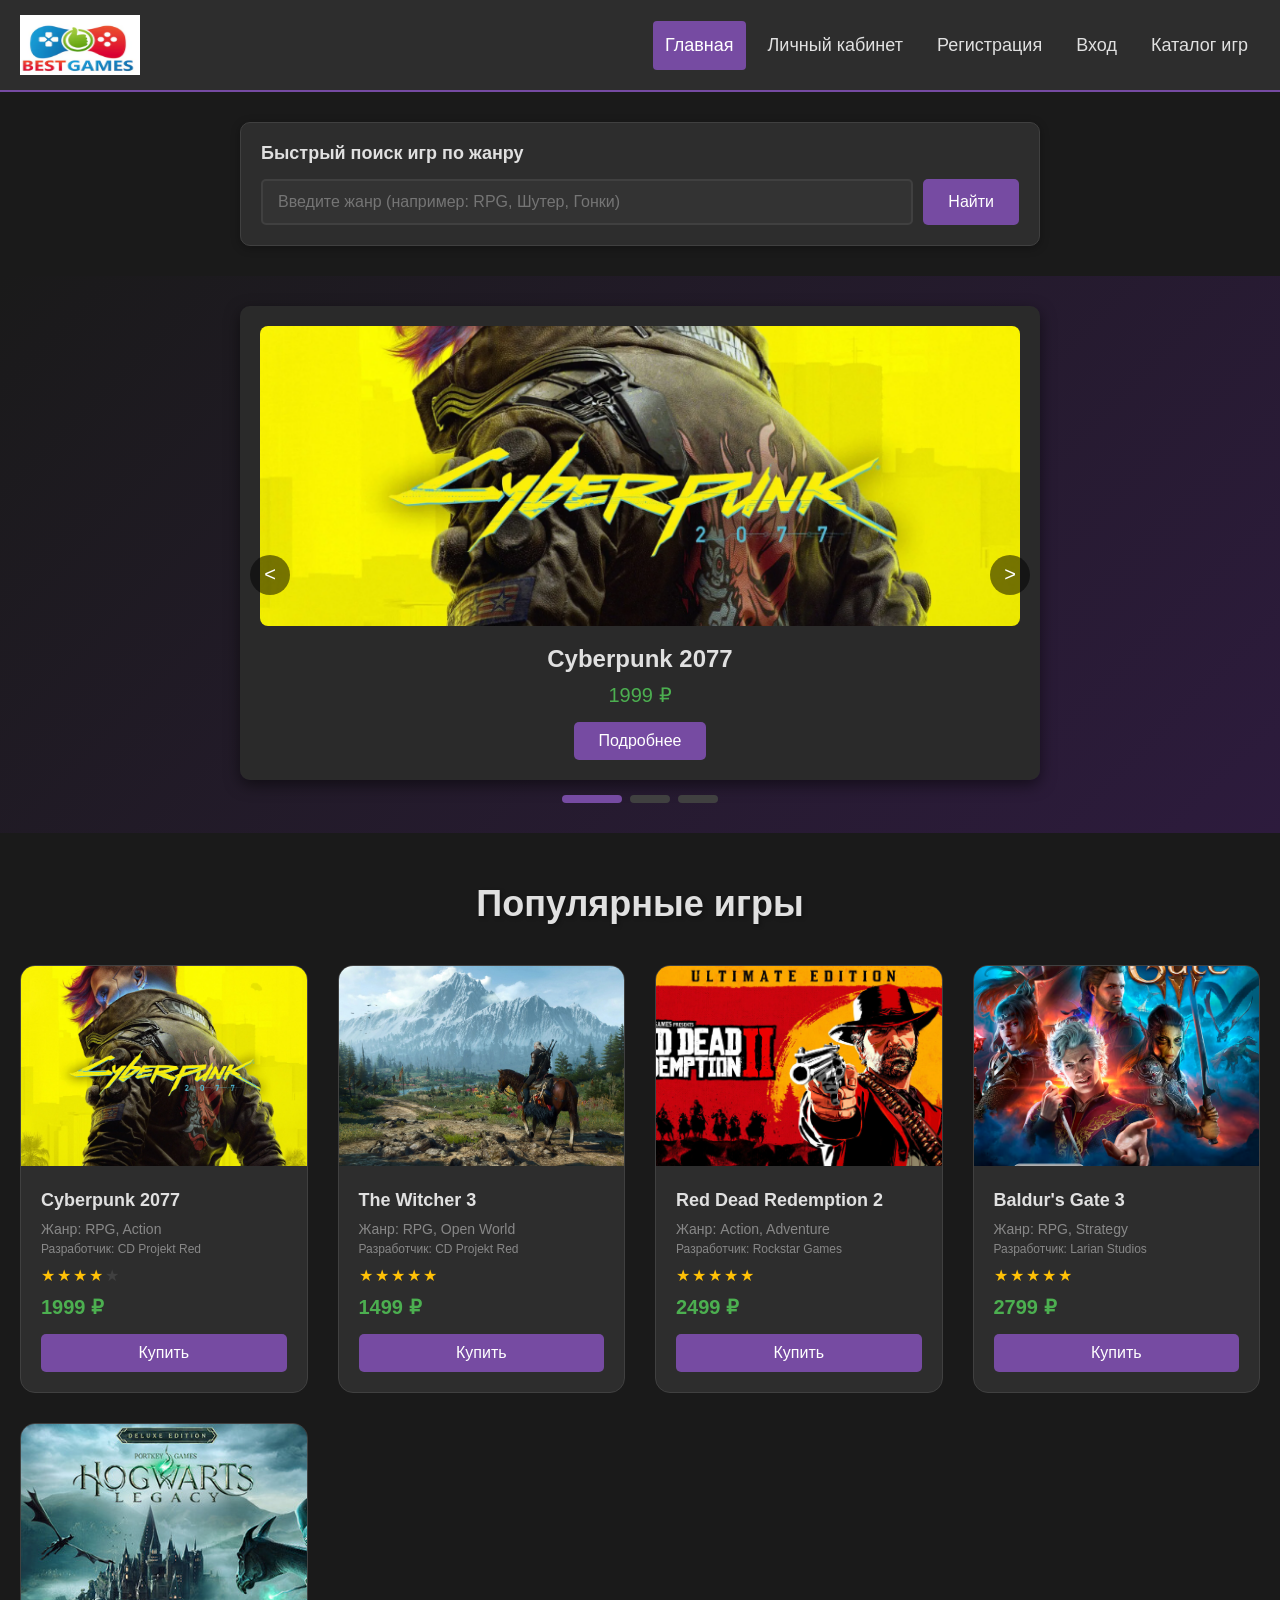
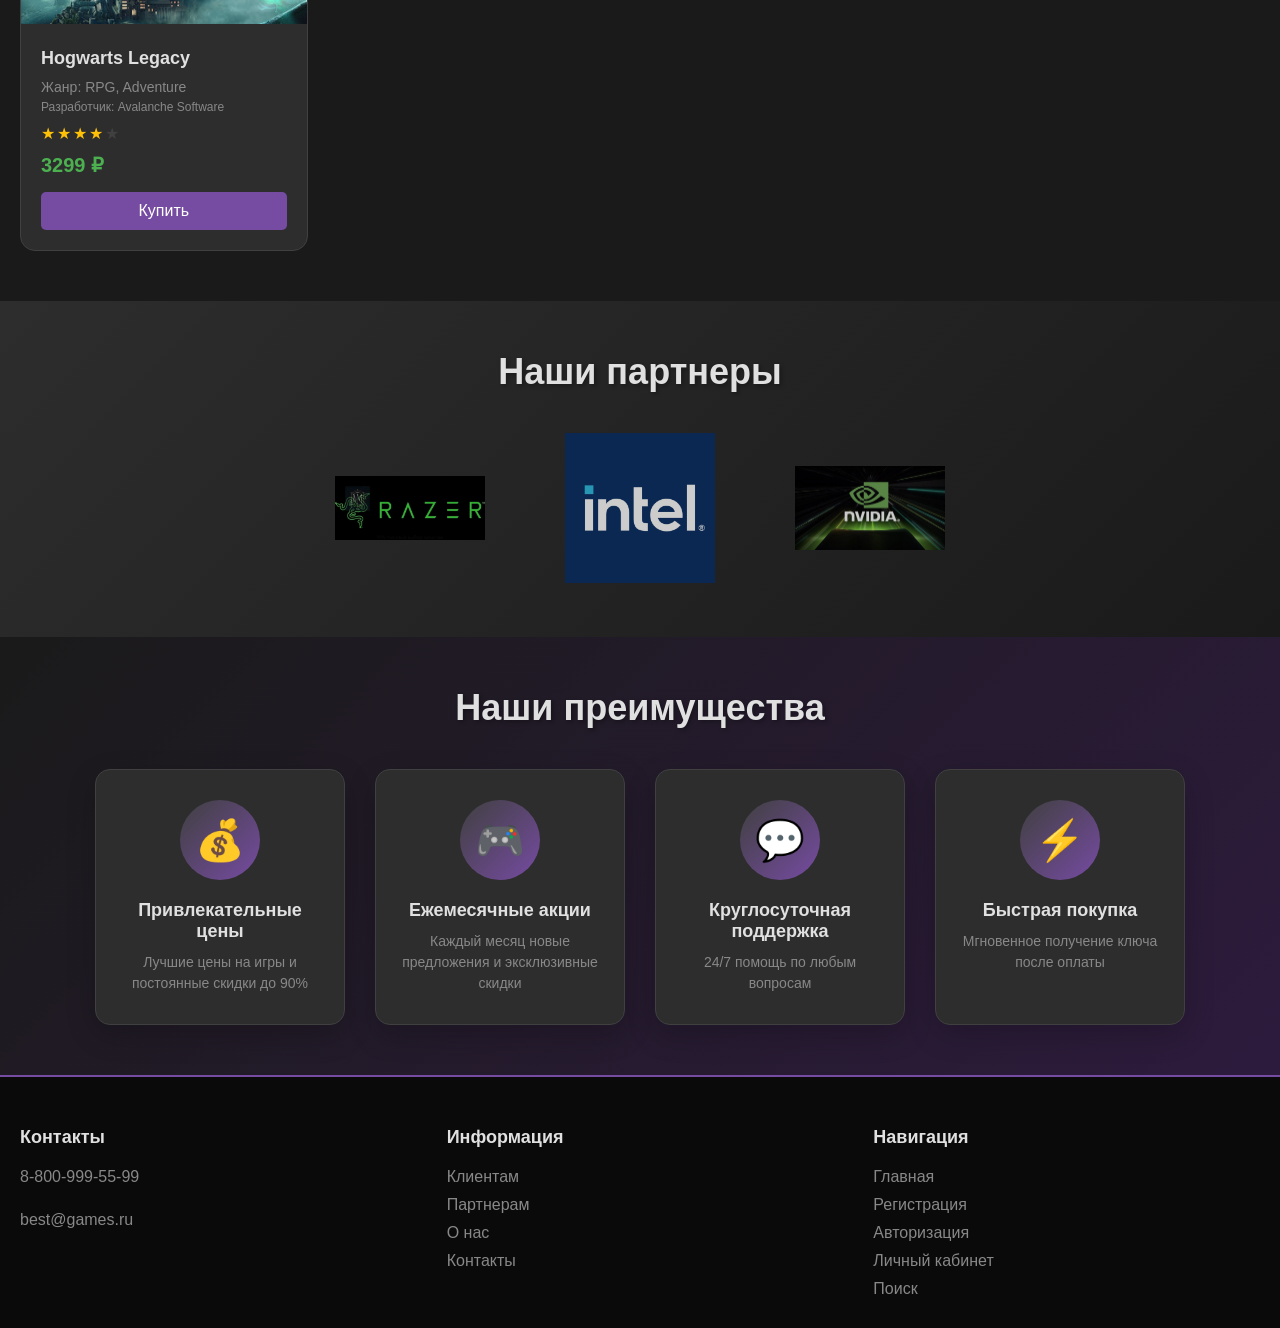
<file: index.html>
<!DOCTYPE html>
<html lang="ru">
<head>
    <meta charset="UTF-8">
    <meta name="viewport" content="width=device-width, initial-scale=1.0">
    <title>Best Games - Магазин игр</title>
    <link rel="stylesheet" href="style/styles.css"> 
</head>
<body>
<header>
    <div class="header">
        <a href="index.html" class="logo">
            <img src="foto/logo.png" width="120px" height="60px" alt="Best Games">
        </a>
        
        <!-- Бургер-меню для мобильных -->
        <div class="burger-menu">
            <input type="checkbox" id="burger-toggle" class="burger-toggle">
            <label for="burger-toggle" class="burger-icon">
                <span></span>
                <span></span>
                <span></span>
            </label>
            
            <!-- Выпадающее меню -->
            <div class="dropdown-nav">
                <a class="active" href="index_light.html">Главная</a>
                <a href="profile.html">Личный кабинет</a>
                <a href="register.html">Регистрация</a>
                <a href="login.html">Вход</a>
                <a href="catalog.html">Каталог игр</a>
            </div>
        </div>

        <!-- Десктопная навигация -->
        <div class="header-right" id="search">
            <a class="active" href="index_light.html">Главная</a>
            <a href="profile.html">Личный кабинет</a>
            <a href="register.html">Регистрация</a>
            <a href="login.html">Вход</a>
            <a href="catalog.html">Каталог игр</a>
        </div>
    </div>
</header>

    <!-- Быстрый поиск по жанрам -->
    <div class="search-section" id="search">
        <div class="search-container">
            <h3>Быстрый поиск игр по жанру</h3>
            <div class="search-box">
                <input type="text" id="genreSearch" placeholder="Введите жанр (например: RPG, Шутер, Гонки)" autocomplete="off">
                <button id="searchBtn">Найти</button>
            </div>
            <div id="suggestions" class="suggestions"></div>
        </div>
    </div>

    <!-- Слайдер -->
    <section class="slid">
        <div class="slider-container">
            <div class="slider" id="slider">
                <div class="slide">
                    <img src="foto/Cyberpunk.png">
                    <h3>Cyberpunk 2077</h3>
                    <div class="price">1999 ₽</div>
                    <a href="/catalog.html" class="btn">Подробнее</a>
                </div>

                <div class="slide">
                    <img src="foto/witcher.jpg">
                    <h3>The Witcher 3</h3>
                    <div class="price">1499 ₽</div>
                    <a href="#" class="btn">Подробнее</a>
                </div>

                <div class="slide">
                    <img src="foto/rdr.jpg">
                    <h3>Red Dead Redemption 2</h3>
                    <div class="price">2499 ₽</div>
                    <a href="#" class="btn">Подробнее</a>
                </div>
            </div>

            <div class="nav-buttons">
                <button id="prevBtn"><</button>
                <button id="nextBtn">></button>
            </div>

            <div class="indicators" id="indicators">
                <div class="indicator active" data-index="0"></div>
                <div class="indicator" data-index="1"></div>
                <div class="indicator" data-index="2"></div>
            </div>
        </div>
    </section>

    <!-- Популярные игры -->
    <section class="games-section">
        <h2 class="section-title">Популярные игры</h2>
        <div class="games-container">
            <!-- Карточка 1 -->
            <div class="game-card">
                <img src="foto/Cyberpunk.png" width="250px" height="200px">
                <div class="game-info">
                    <div class="game-title">Cyberpunk 2077</div>
                    <div class="game-genre">Жанр: RPG, Action</div>
                    <div class="game-developer">Разработчик: CD Projekt Red</div>
                    <div class="rating">
                        <span class="star">★</span>
                        <span class="star">★</span>
                        <span class="star">★</span>
                        <span class="star">★</span>
                        <span class="star star-empty">★</span>
                    </div>
                    <div class="game-price">1999 ₽</div>
                    <a href="/catalog.html" class="game-button">Купить</a>
                </div>
            </div>

            <!-- Карточка 2 -->
            <div class="game-card">
                <img src="foto/witcher.jpg"  width="250px" height="200px">
                <div class="game-info">
                    <div class="game-title">The Witcher 3</div>
                    <div class="game-genre">Жанр: RPG, Open World</div>
                    <div class="game-developer">Разработчик: CD Projekt Red</div>
                    <div class="rating">
                        <span class="star">★</span>
                        <span class="star">★</span>
                        <span class="star">★</span>
                        <span class="star">★</span>
                        <span class="star">★</span>
                    </div>
                    <div class="game-price">1499 ₽</div>
                    <a href="/catalog.html" class="game-button">Купить</a>
                </div>
            </div>

            <!-- Карточка 3 -->
            <div class="game-card">
                <img src="foto/rdr.jpg" width="250px" height="200px">
                <div class="game-info">
                    <div class="game-title">Red Dead Redemption 2</div>
                    <div class="game-genre">Жанр: Action, Adventure</div>
                    <div class="game-developer">Разработчик: Rockstar Games</div>
                    <div class="rating">
                        <span class="star">★</span>
                        <span class="star">★</span>
                        <span class="star">★</span>
                        <span class="star">★</span>
                        <span class="star">★</span>
                    </div>
                    <div class="game-price">2499 ₽</div>
                    <a href="/catalog.html" class="game-button">Купить</a>
                </div>
            </div>

            <!-- Карточка 4 -->
            <div class="game-card">
                <img src="foto/baldur.png" width="250px" height="200px">
                <div class="game-info">
                    <div class="game-title">Baldur's Gate 3</div>
                    <div class="game-genre">Жанр: RPG, Strategy</div>
                    <div class="game-developer">Разработчик: Larian Studios</div>
                    <div class="rating">
                        <span class="star">★</span>
                        <span class="star">★</span>
                        <span class="star">★</span>
                        <span class="star">★</span>
                        <span class="star">★</span>
                    </div>
                    <div class="game-price">2799 ₽</div>
                    <a href="/catalog.html" class="game-button">Купить</a>
                </div>
            </div>

            <!-- Карточка 5 -->
            <div class="game-card">
                <img src="foto/hogwarts.jpg" width="250px" height="200px">
                <div class="game-info">
                    <div class="game-title">Hogwarts Legacy</div>
                    <div class="game-genre">Жанр: RPG, Adventure</div>
                    <div class="game-developer">Разработчик: Avalanche Software</div>
                    <div class="rating">
                        <span class="star">★</span>
                        <span class="star">★</span>
                        <span class="star">★</span>
                        <span class="star">★</span>
                        <span class="star star-empty">★</span>
                    </div>
                    <div class="game-price">3299 ₽</div>
                    <a href="/catalog.html" class="game-button">Купить</a>
                </div>
            </div>
        </div>
    </section>

    <!-- Наши партнеры -->
    <section class="partners-section">
        <h2 class="section-title">Наши партнеры</h2>
        <div class="partners-container">
            <div class="partner-logo">
                <img src="foto/razer.jpg" width="150" height="80">            
            </div>
            <div class="partner-logo">
                <img src="foto/intel.jpg" width="150" height="80">            
            </div>
            <div class="partner-logo">
                <img src="foto/nvidia.jpg" width="150" height="80">
            </div>
        </div>
    </section>

    <!-- Инфографика-->
    <div class="advantages-section">
        <h2 class="advantages-title">Наши преимущества</h2>
        <div class="advantages-container">
            <div class="advantage-item">
                <div class="advantage-icon">💰</div>
                <h3>Привлекательные цены</h3>
                <p>Лучшие цены на игры и постоянные скидки до 90%</p>
            </div>

            <div class="advantage-item">
                <div class="advantage-icon">🎮</div>
                <h3>Ежемесячные акции</h3>
                <p>Каждый месяц новые предложения и эксклюзивные скидки</p>
            </div>

            <div class="advantage-item">
                <div class="advantage-icon">💬</div>
                <h3>Круглосуточная поддержка</h3>
                <p>24/7 помощь по любым вопросам</p>
            </div>

            <div class="advantage-item">
                <div class="advantage-icon">⚡</div>
                <h3>Быстрая покупка</h3>
                <p>Мгновенное получение ключа после оплаты</p>
            </div>
        </div>
    </div>

    <!-- Подвал -->
    <footer class="footer">
        <div class="footer-content">
            <div class="footer-section">
                <h3>Контакты</h3>
                <div class="contact-info">
                    <p>8-800-999-55-99</p>
                </div>
                <div class="contact-info">
                    <p>best@games.ru</p>
                </div>
            </div>

            <div class="footer-section">
                <h3>Информация</h3>
                <a href="#clients">Клиентам</a>
                <a href="#partners">Партнерам</a>
                <a href="#about">О нас</a>
                <a href="#contacts">Контакты</a>
            </div>

            <div class="footer-section">
                <h3>Навигация</h3>
                <a href="index.html">Главная</a>
                <a href="register.html">Регистрация</a>
                <a href="login.html">Авторизация</a>
                <a href="profile.html">Личный кабинет</a>
                <a href="#search">Поиск</a>
            </div>
        </div>
    </footer>

</body>
</html>
</file>
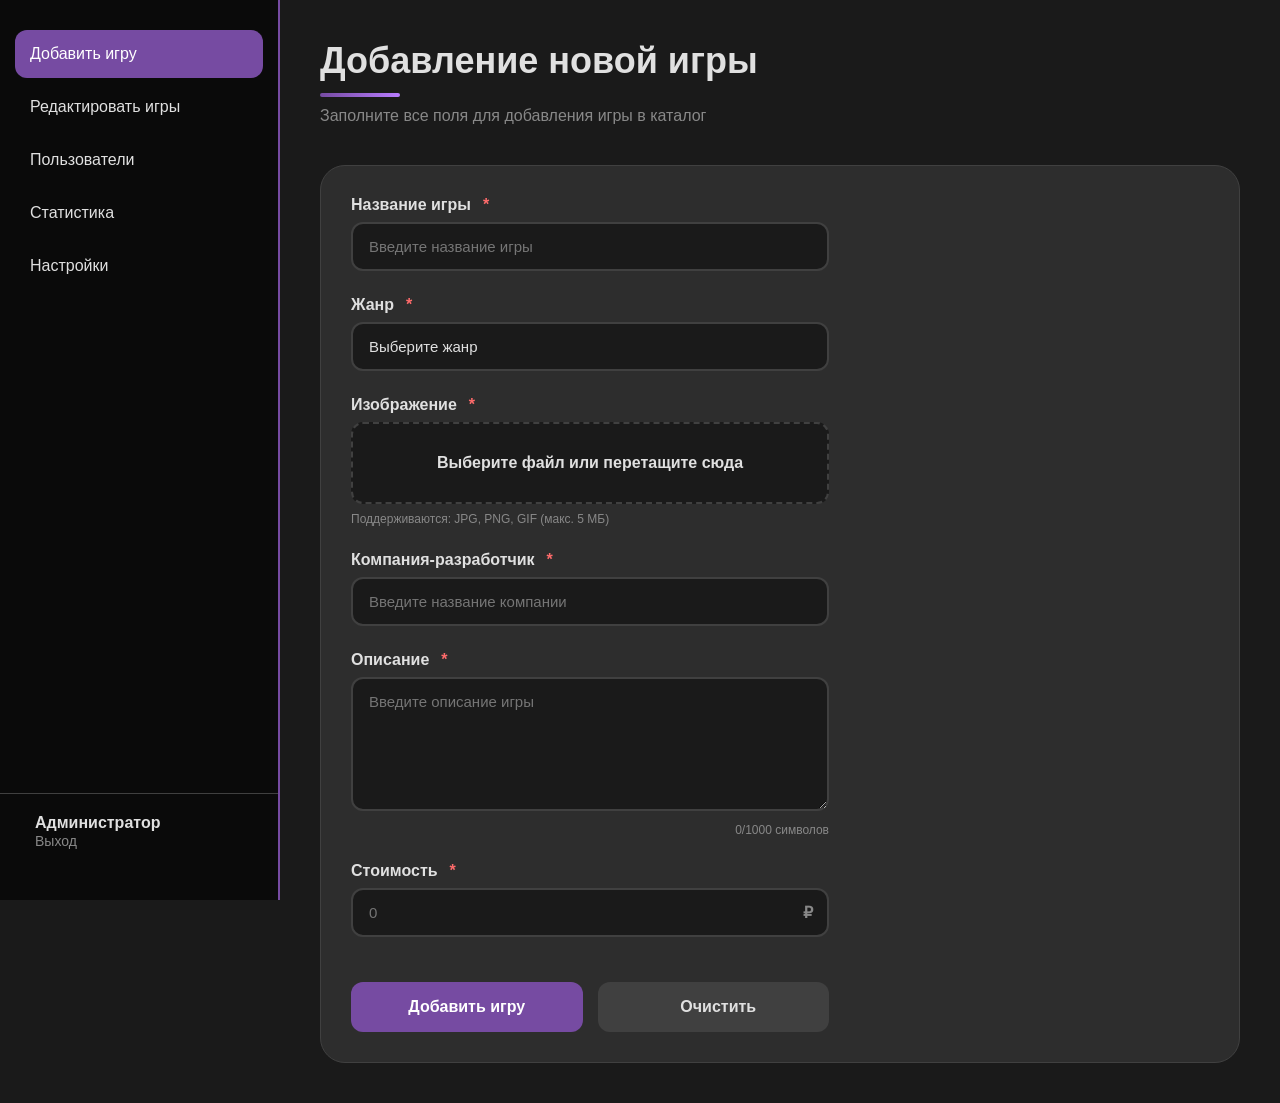
<file: admin.html>
<!DOCTYPE html>
<html lang="ru">
<head>
    <meta charset="UTF-8">
    <meta name="viewport" content="width=device-width, initial-scale=1.0">
    <title>Админ панель</title>
    <link rel="stylesheet" href="style/stylesadmin.css">
</head>
<body>
    <div class="admin-container">
        <!-- Боковое меню админки -->
        <aside class="admin-sidebar">
            <nav class="admin-nav">
                <a href="#" class="admin-nav-item active"> <span>Добавить игру</span></a>
                <a href="#" class="admin-nav-item"> <span>Редактировать игры</span></a>
                <a href="#" class="admin-nav-item"> <span>Пользователи</span> </a>
                <a href="#" class="admin-nav-item"> <span>Статистика</span></a>
                <a href="#" class="admin-nav-item"> <span>Настройки</span> </a>
            </nav>
            
            <div class="admin-user">
                <i class="fas fa-user-circle"></i>
                <div>
                    <p>Администратор</p>
                    <a href="index.html">Выход</a>
                </div>
            </div>
        </aside>

        <!-- Основной контент админки -->
        <main class="admin-main">
            <div class="admin-header">
                <h1 class="admin-title">Добавление новой игры</h1>
                <p class="admin-subtitle">Заполните все поля для добавления игры в каталог</p>
            </div>

            <!-- Форма добавления игры -->
            <div class="admin-form-container">
                <form class="admin-form">
                    <!-- Название игры -->
                    <div class="form-group">
                        <label for="game-title">
                            Название игры <span class="required">*</span>
                        </label>
                        <input type="text" id="game-title" class="form-input" placeholder="Введите название игры" required>
                    </div>

                    <!-- Жанр -->
                    <div class="form-group">
                        <label for="game-genre">
                            Жанр <span class="required">*</span>
                        </label>
                        <select id="game-genre" class="form-select" required>
                            <option value="" disabled selected>Выберите жанр</option>
                            <option value="rpg">RPG</option>
                            <option value="action">Action</option>
                            <option value="adventure">Adventure</option>
                            <option value="shooter">Шутер</option>
                            <option value="strategy">Стратегия</option>
                            <option value="racing">Гонки</option>
                            <option value="sport">Спорт</option>
                            <option value="simulator">Симулятор</option>
                        </select>
                    </div>

                    <!-- Изображение -->
                    <div class="form-group">
                        <label for="game-image">
                            Изображение <span class="required">*</span>
                        </label>
                        <div class="file-upload">
                            <input type="file" id="game-image" class="file-input" accept="image/*" required>
                            <label for="game-image" class="file-label">
                                <span>Выберите файл или перетащите сюда</span>
                            </label>
                            <div class="file-info">Поддерживаются: JPG, PNG, GIF (макс. 5 МБ)</div>
                        </div>
                    </div>

                    <!-- Компания-разработчик -->
                    <div class="form-group">
                        <label for="game-developer">
                            Компания-разработчик <span class="required">*</span>
                        </label>
                        <input type="text" id="game-developer" class="form-input" placeholder="Введите название компании" required>
                    </div>

                    <!-- Описание -->
                    <div class="form-group">
                        <label for="game-description">
                            Описание <span class="required">*</span>
                        </label>
                        <textarea id="game-description" class="form-textarea" placeholder="Введите описание игры" rows="6" required></textarea>
                        <div class="textarea-counter">0/1000 символов</div>
                    </div>

                    <!-- Стоимость -->
                    <div class="form-group">
                        <label for="game-price">
                            Стоимость <span class="required">*</span>
                        </label>
                        <div class="price-input-wrapper">
                            <input type="number" id="game-price" class="form-input price-input" placeholder="0" min="0" step="0.01" required>
                            <span class="price-currency">₽</span>
                        </div>
                    </div>

                    <!-- Кнопка добавления -->
                    <div class="form-actions">
                        <button type="submit" class="btn btn-add">
                            Добавить игру
                        </button>
                        <button type="reset" class="btn btn-cancel">
                            <i class="fas fa-times"></i>
                            Очистить
                        </button>
                    </div>
                </form>
            </div>
        </main>
    </div>
</body>
</html>
</file>
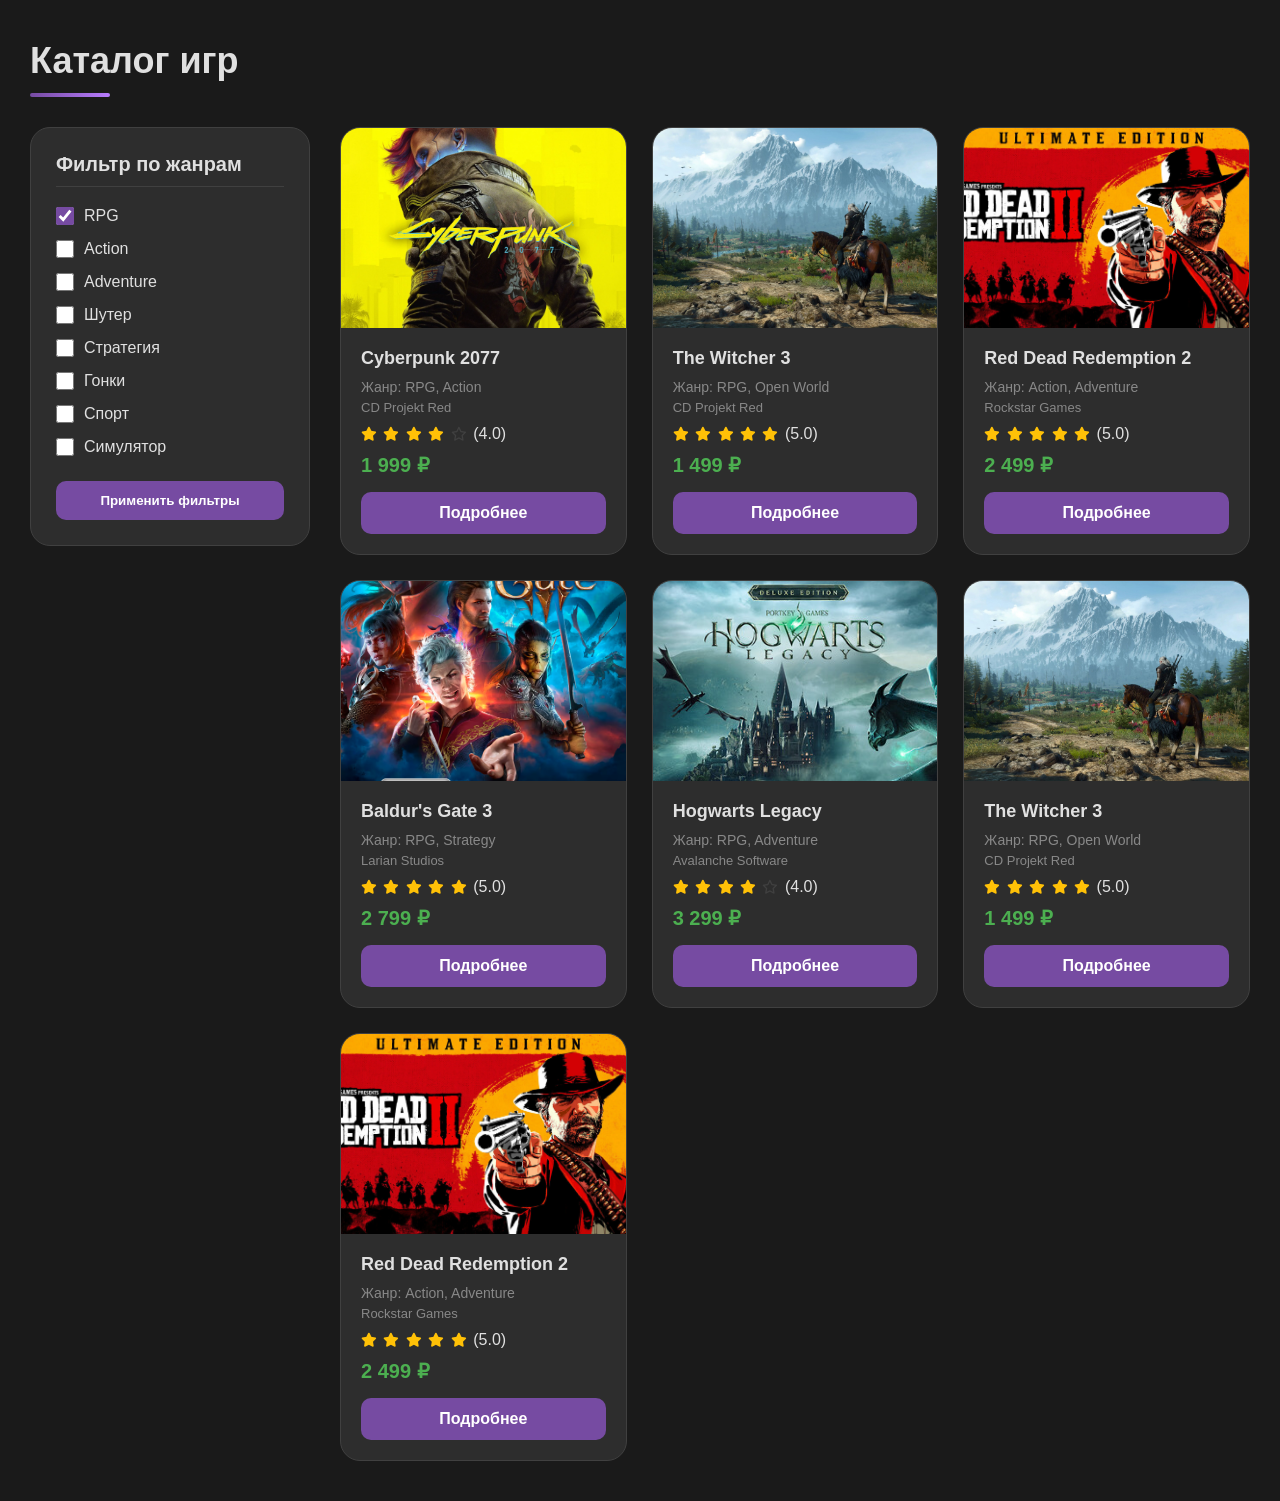
<file: catalog.html>
<!DOCTYPE html>
<html lang="ru">
<head>
    <meta charset="UTF-8">
    <meta name="viewport" content="width=device-width, initial-scale=1.0">
    <title>Каталог игр | Best Games</title>
    <link rel="stylesheet" href="style/stylescatalog.css">
    <link rel="stylesheet" href="https://cdnjs.cloudflare.com/ajax/libs/font-awesome/6.0.0/css/all.min.css">
    <link href="https://fonts.googleapis.com/css2?family=Montserrat:wght@400;600;700&family=Open+Sans:wght@400;600&display=swap" rel="stylesheet">
</head>
<body>
    <!-- Основной контент -->
    <main class="catalog-main">
        <div class="catalog-header">
            <h1 class="catalog-title">Каталог игр</h1>
            
            <!-- Кнопка фильтра для мобилок-->
            <div class="filter-toggle">
                <input type="checkbox" id="filter-toggle" class="filter-toggle-checkbox">
                <label for="filter-toggle" class="filter-toggle-label">
                    <i class="fas fa-sliders-h"></i>
                    <span>Фильтры</span>
                </label>
                
                <!-- Мобильная панель фильтров-->
                <div class="mobile-filter">
                    <div class="mobile-filter-content">
                        <label for="filter-toggle" class="mobile-filter-close">
                            <i class="fas fa-times"></i>
                        </label>
                        <h2 class="filter-title">Фильтр по жанрам</h2>
                        
                        <div class="filter-genres">
                            <label class="genre-checkbox">
                                <input type="checkbox" name="genre-mobile" value="rpg" checked>
                                <span>RPG</span>
                            </label>
                            
                            <label class="genre-checkbox">
                                <input type="checkbox" name="genre-mobile" value="action">
                                <span>Action</span>
                            </label>
                            
                            <label class="genre-checkbox">
                                <input type="checkbox" name="genre-mobile" value="adventure">
                                <span>Adventure</span>
                            </label>
                            
                            <label class="genre-checkbox">
                                <input type="checkbox" name="genre-mobile" value="shooter">
                                <span>Шутер</span>
                            </label>
                            
                            <label class="genre-checkbox">
                                <input type="checkbox" name="genre-mobile" value="strategy">
                                <span>Стратегия</span>
                            </label>
                            
                            <label class="genre-checkbox">
                                <input type="checkbox" name="genre-mobile" value="racing">
                                <span>Гонки</span>
                            </label>
                            
                            <label class="genre-checkbox">
                                <input type="checkbox" name="genre-mobile" value="sport">
                                <span>Спорт</span>
                            </label>
                            
                            <label class="genre-checkbox">
                                <input type="checkbox" name="genre-mobile" value="simulator">
                                <span>Симулятор</span>
                            </label>
                        </div>
                        <button class="filter-apply">Применить фильтры</button>
                    </div>
                </div>
            </div>
        </div>

        <div class="catalog-container">
            <!-- Боковая панель фильтров -->
            <aside class="filter-sidebar">
                <h2 class="filter-title">Фильтр по жанрам</h2>
                
                <div class="filter-genres">
                    <label class="genre-checkbox">
                        <input type="checkbox" name="genre" value="rpg" checked>
                        <span>RPG</span>
                    </label>
                    
                    <label class="genre-checkbox">
                        <input type="checkbox" name="genre" value="action">
                        <span>Action</span>
                    </label>
                    
                    <label class="genre-checkbox">
                        <input type="checkbox" name="genre" value="adventure">
                        <span>Adventure</span>
                    </label>
                    
                    <label class="genre-checkbox">
                        <input type="checkbox" name="genre" value="shooter">
                        <span>Шутер</span>
                    </label>
                    
                    <label class="genre-checkbox">
                        <input type="checkbox" name="genre" value="strategy">
                        <span>Стратегия</span>
                    </label>
                    
                    <label class="genre-checkbox">
                        <input type="checkbox" name="genre" value="racing">
                        <span>Гонки</span>
                    </label>
                    
                    <label class="genre-checkbox">
                        <input type="checkbox" name="genre" value="sport">
                        <span>Спорт</span>
                    </label>
                    
                    <label class="genre-checkbox">
                        <input type="checkbox" name="genre" value="simulator">
                        <span>Симулятор</span>
                    </label>
                </div>

                <button class="filter-apply">Применить фильтры</button>
            </aside>

            <!-- Сетка с карточками игр -->
            <div class="games-grid">
                <div class="game-card">
                    <div class="game-image">
                        <img src="foto/Cyberpunk.png" alt="Cyberpunk 2077" width="250" height="200">
                    </div>
                    <div class="game-info">
                        <h3 class="game-title">Cyberpunk 2077</h3>
                        <div class="game-genre">Жанр: RPG, Action</div>
                        <div class="game-developer">CD Projekt Red</div>
                        <div class="game-rating">
                            <i class="fas fa-star"></i>
                            <i class="fas fa-star"></i>
                            <i class="fas fa-star"></i>
                            <i class="fas fa-star"></i>
                            <i class="far fa-star"></i>
                            <span class="rating-text">(4.0)</span>
                        </div>
                        <div class="game-price">1 999 ₽</div>
                        <a href="#" class="game-button">Подробнее</a>
                    </div>
                </div>

                <div class="game-card">
                    <div class="game-image">
                        <img src="foto/witcher.jpg" alt="The Witcher 3" width="250" height="200">
                    </div>
                    <div class="game-info">
                        <h3 class="game-title">The Witcher 3</h3>
                        <div class="game-genre">Жанр: RPG, Open World</div>
                        <div class="game-developer">CD Projekt Red</div>
                        <div class="game-rating">
                            <i class="fas fa-star"></i>
                            <i class="fas fa-star"></i>
                            <i class="fas fa-star"></i>
                            <i class="fas fa-star"></i>
                            <i class="fas fa-star"></i>
                            <span class="rating-text">(5.0)</span>
                        </div>
                        <div class="game-price">1 499 ₽</div>
                        <a href="#" class="game-button">Подробнее</a>
                    </div>
                </div>

                <div class="game-card">
                    <div class="game-image">
                        <img src="foto/rdr.jpg" alt="Red Dead Redemption 2" width="250" height="200">
                    </div>
                    <div class="game-info">
                        <h3 class="game-title">Red Dead Redemption 2</h3>
                        <div class="game-genre">Жанр: Action, Adventure</div>
                        <div class="game-developer">Rockstar Games</div>
                        <div class="game-rating">
                            <i class="fas fa-star"></i>
                            <i class="fas fa-star"></i>
                            <i class="fas fa-star"></i>
                            <i class="fas fa-star"></i>
                            <i class="fas fa-star"></i>
                            <span class="rating-text">(5.0)</span>
                        </div>
                        <div class="game-price">2 499 ₽</div>
                        <a href="#" class="game-button">Подробнее</a>
                    </div>
                </div>

                <div class="game-card">
                    <div class="game-image">
                        <img src="foto/baldur.png" alt="Baldur's Gate 3" width="250" height="200">
                    </div>
                    <div class="game-info">
                        <h3 class="game-title">Baldur's Gate 3</h3>
                        <div class="game-genre">Жанр: RPG, Strategy</div>
                        <div class="game-developer">Larian Studios</div>
                        <div class="game-rating">
                            <i class="fas fa-star"></i>
                            <i class="fas fa-star"></i>
                            <i class="fas fa-star"></i>
                            <i class="fas fa-star"></i>
                            <i class="fas fa-star"></i>
                            <span class="rating-text">(5.0)</span>
                        </div>
                        <div class="game-price">2 799 ₽</div>
                        <a href="#" class="game-button">Подробнее</a>
                    </div>
                </div>

                <div class="game-card">
                    <div class="game-image">
                        <img src="foto/hogwarts.jpg" alt="Hogwarts Legacy" width="250" height="200">
                    </div>
                    <div class="game-info">
                        <h3 class="game-title">Hogwarts Legacy</h3>
                        <div class="game-genre">Жанр: RPG, Adventure</div>
                        <div class="game-developer">Avalanche Software</div>
                        <div class="game-rating">
                            <i class="fas fa-star"></i>
                            <i class="fas fa-star"></i>
                            <i class="fas fa-star"></i>
                            <i class="fas fa-star"></i>
                            <i class="far fa-star"></i>
                            <span class="rating-text">(4.0)</span>
                        </div>
                        <div class="game-price">3 299 ₽</div>
                        <a href="#" class="game-button">Подробнее</a>
                    </div>
                </div>

                <div class="game-card">
                    <div class="game-image">
                        <img src="foto/witcher.jpg" alt="The Witcher 3" width="250" height="200">
                    </div>
                    <div class="game-info">
                        <h3 class="game-title">The Witcher 3</h3>
                        <div class="game-genre">Жанр: RPG, Open World</div>
                        <div class="game-developer">CD Projekt Red</div>
                        <div class="game-rating">
                            <i class="fas fa-star"></i>
                            <i class="fas fa-star"></i>
                            <i class="fas fa-star"></i>
                            <i class="fas fa-star"></i>
                            <i class="fas fa-star"></i>
                            <span class="rating-text">(5.0)</span>
                        </div>
                        <div class="game-price">1 499 ₽</div>
                        <a href="#" class="game-button">Подробнее</a>
                    </div>
                </div>

                <div class="game-card">
                    <div class="game-image">
                        <img src="foto/rdr.jpg" alt="Red Dead Redemption 2" width="250" height="200">
                    </div>
                    <div class="game-info">
                        <h3 class="game-title">Red Dead Redemption 2</h3>
                        <div class="game-genre">Жанр: Action, Adventure</div>
                        <div class="game-developer">Rockstar Games</div>
                        <div class="game-rating">
                            <i class="fas fa-star"></i>
                            <i class="fas fa-star"></i>
                            <i class="fas fa-star"></i>
                            <i class="fas fa-star"></i>
                            <i class="fas fa-star"></i>
                            <span class="rating-text">(5.0)</span>
                        </div>
                        <div class="game-price">2 499 ₽</div>
                        <a href="#" class="game-button">Подробнее</a>
                    </div>
                </div>
            </div>
        </div>
    </main>
</body>
</html>
</file>
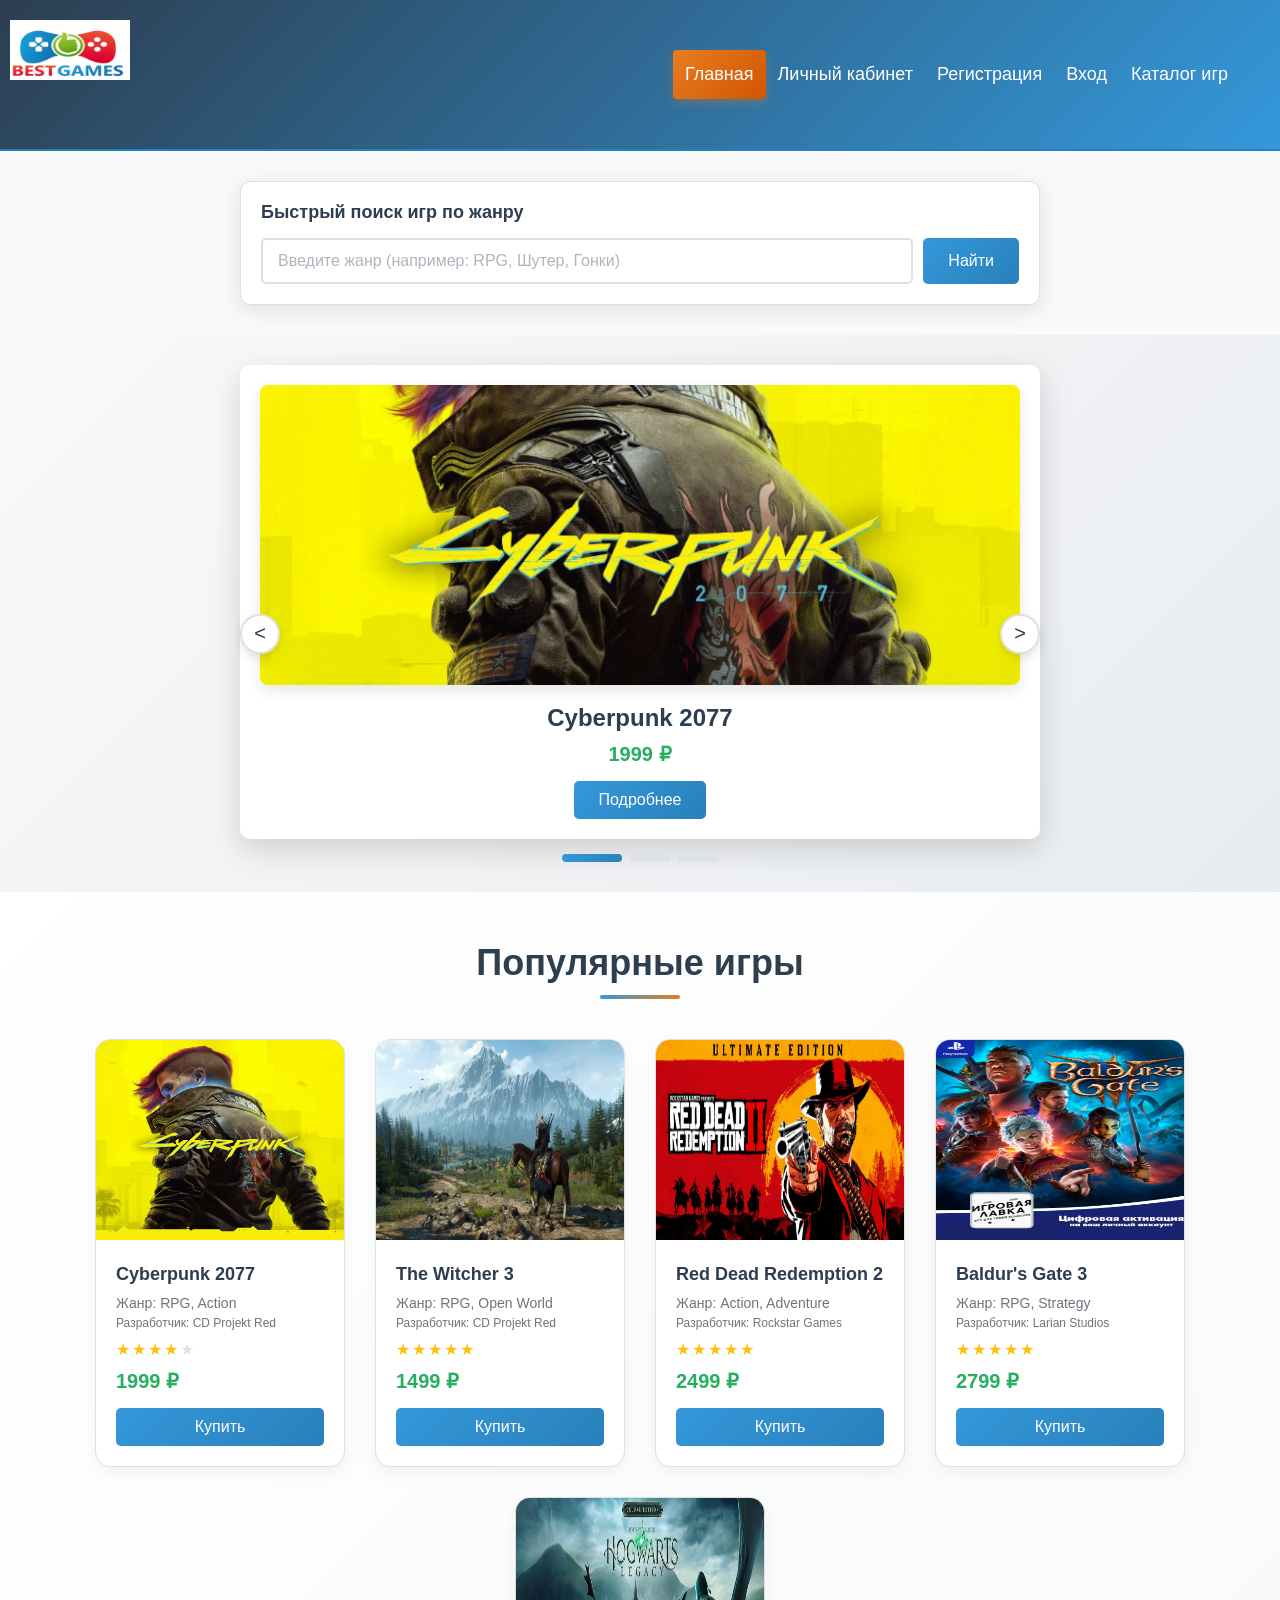
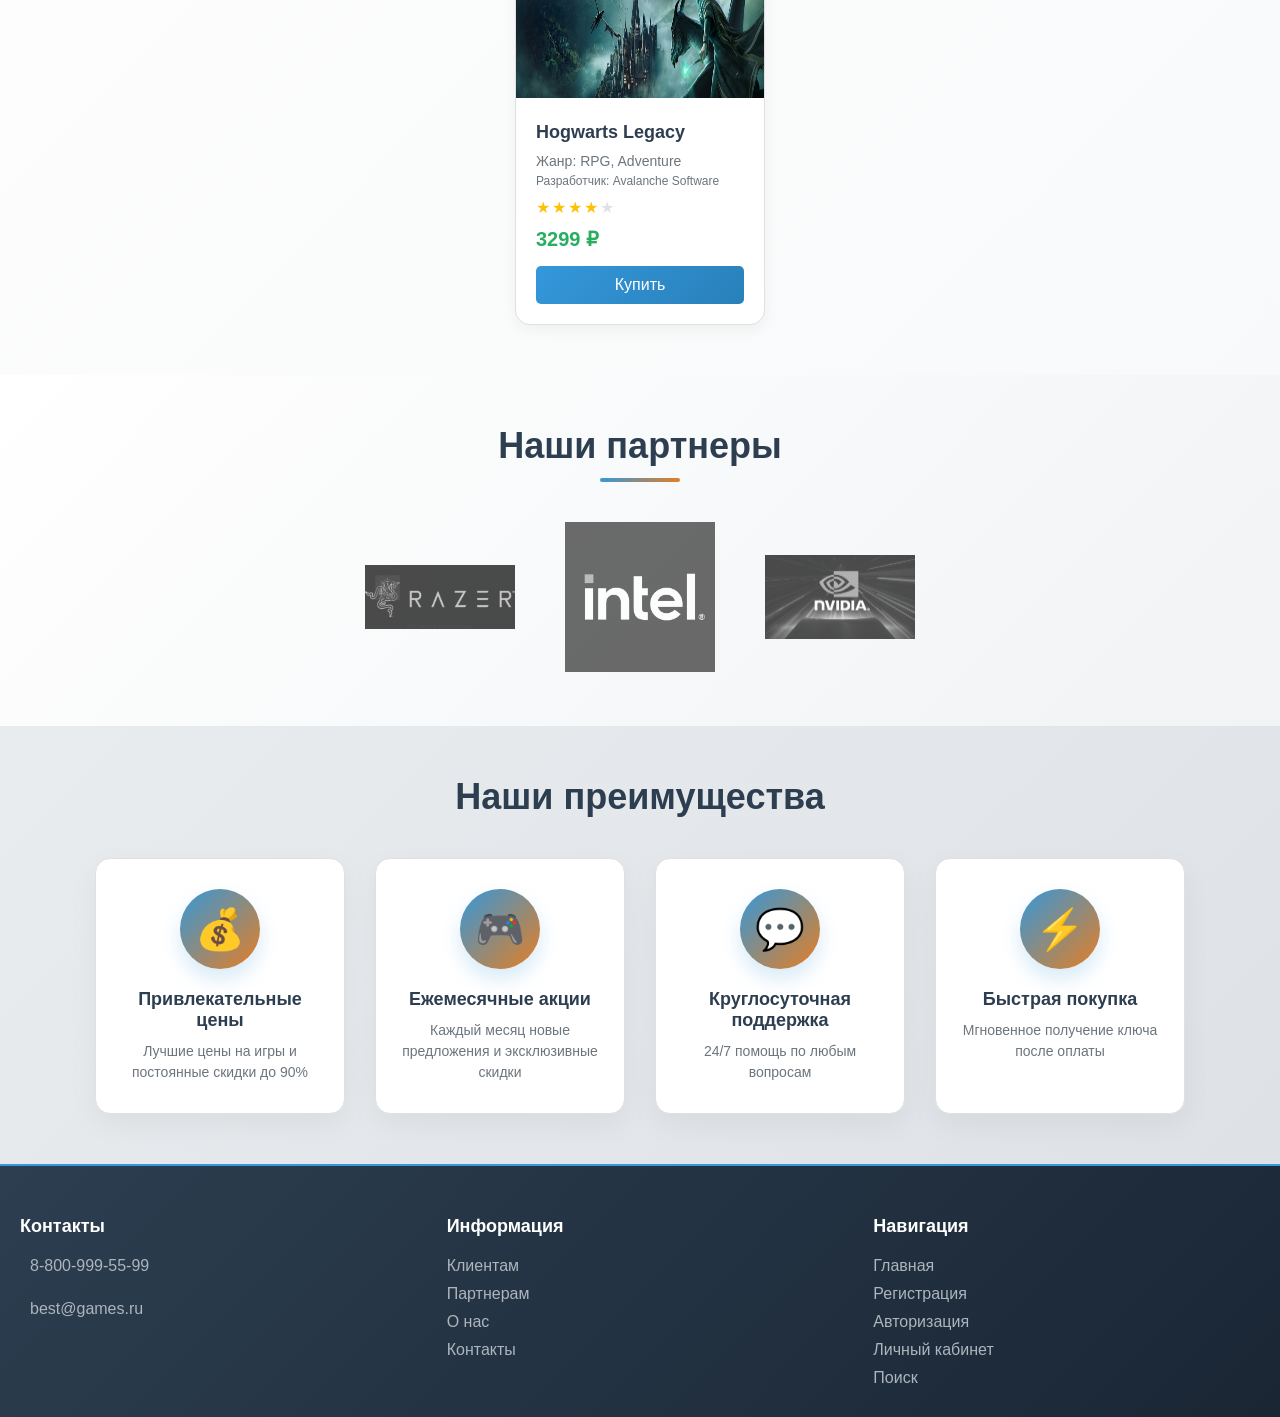
<file: index_light.html>
<!DOCTYPE html>
<html lang="ru">
<head>
    <meta charset="UTF-8">
    <meta name="viewport" content="width=device-width, initial-scale=1.0">
    <title>Best Games - Магазин игр</title>
    <link rel="stylesheet" href="style/styleslight.css"> 
</head>
<body>
    <header>
        <header>
            <div class="header">
                <a href="index.html" class="logo">
                    <img src="foto/logo.png" width="120px" height="60px" alt="Best Games">
                </a>
                
                <!-- Бургер-меню для мобильных -->
                <div class="burger-menu">
                    <input type="checkbox" id="burger-toggle" class="burger-toggle">
                    <label for="burger-toggle" class="burger-icon">
                        <span></span>
                        <span></span>
                        <span></span>
                    </label>
                    
                    <!-- Выпадающее меню -->
                    <div class="dropdown-nav">
                        <a class="active" href="index_light.html">Главная</a>
                        <a href="profile.html">Личный кабинет</a>
                        <a href="register.html">Регистрация</a>
                        <a href="login.html">Вход</a>
                        <a href="catalog.html">Каталог игр</a>
                    </div>
                </div>

                <!-- Десктопная навигация -->
                <div class="header-right">
                    <a class="active" href="index_light.html">Главная</a>
                    <a href="profile.html">Личный кабинет</a>
                    <a href="register.html">Регистрация</a>
                    <a href="login.html">Вход</a>
                    <a href="catalog.html">Каталог игр</a>
                </div>
            </div>
        </header>

    <!-- Остальной контент без изменений -->
    <!-- Быстрый поиск по жанрам -->
    <div class="search-section" id="search">
        <div class="search-container">
            <h3>Быстрый поиск игр по жанру</h3>
            <div class="search-box">
                <input type="text" id="genreSearch" placeholder="Введите жанр (например: RPG, Шутер, Гонки)" autocomplete="off">
                <button id="searchBtn">Найти</button>
            </div>
            <div id="suggestions" class="suggestions"></div>
        </div>
    </div>

    <!-- Слайдер -->
    <section class="slid">
        <div class="slider-container">
            <div class="slider" id="slider">
                <div class="slide">
                    <img src="foto/Cyberpunk.png">
                    <h3>Cyberpunk 2077</h3>
                    <div class="price">1999 ₽</div>
                    <a href="#" class="btn">Подробнее</a>
                </div>

                <div class="slide">
                    <img alt="The Witcher 3">
                    <h3>The Witcher 3</h3>
                    <div class="price">1499 ₽</div>
                    <a href="#" class="btn">Подробнее</a>
                </div>

                <div class="slide">
                    <img alt="Red Dead Redemption 2">
                    <h3>Red Dead Redemption 2</h3>
                    <div class="price">2499 ₽</div>
                    <a href="#" class="btn">Подробнее</a>
                </div>
            </div>

            <div class="nav-buttons">
                <button id="prevBtn"><</button>
                <button id="nextBtn">></button>
            </div>

            <div class="indicators" id="indicators">
                <div class="indicator active" data-index="0"></div>
                <div class="indicator" data-index="1"></div>
                <div class="indicator" data-index="2"></div>
            </div>
        </div>
    </section>

    <!-- Популярные игры -->
    <section class="games-section">
        <h2 class="section-title">Популярные игры</h2>
        <div class="games-container">
            <!-- Карточка 1 -->
            <div class="game-card">
                <img src="foto/Cyberpunk.png" width="250px" height="200px">
                <div class="game-info">
                    <div class="game-title">Cyberpunk 2077</div>
                    <div class="game-genre">Жанр: RPG, Action</div>
                    <div class="game-developer">Разработчик: CD Projekt Red</div>
                    <div class="rating">
                        <span class="star">★</span>
                        <span class="star">★</span>
                        <span class="star">★</span>
                        <span class="star">★</span>
                        <span class="star star-empty">★</span>
                    </div>
                    <div class="game-price">1999 ₽</div>
                    <a href="#catalog" class="game-button">Купить</a>
                </div>
            </div>

            <!-- Карточка 2 -->
            <div class="game-card">
                <img src="foto/witcher.jpg"  width="250px" height="200px">
                <div class="game-info">
                    <div class="game-title">The Witcher 3</div>
                    <div class="game-genre">Жанр: RPG, Open World</div>
                    <div class="game-developer">Разработчик: CD Projekt Red</div>
                    <div class="rating">
                        <span class="star">★</span>
                        <span class="star">★</span>
                        <span class="star">★</span>
                        <span class="star">★</span>
                        <span class="star">★</span>
                    </div>
                    <div class="game-price">1499 ₽</div>
                    <a href="#catalog" class="game-button">Купить</a>
                </div>
            </div>

            <!-- Карточка 3 -->
            <div class="game-card">
                <img src="foto/rdr.jpg" width="250px" height="200px">
                <div class="game-info">
                    <div class="game-title">Red Dead Redemption 2</div>
                    <div class="game-genre">Жанр: Action, Adventure</div>
                    <div class="game-developer">Разработчик: Rockstar Games</div>
                    <div class="rating">
                        <span class="star">★</span>
                        <span class="star">★</span>
                        <span class="star">★</span>
                        <span class="star">★</span>
                        <span class="star">★</span>
                    </div>
                    <div class="game-price">2499 ₽</div>
                    <a href="#catalog" class="game-button">Купить</a>
                </div>
            </div>

            <!-- Карточка 4 -->
            <div class="game-card">
                <img src="foto/baldur.png" width="250px" height="200px">
                <div class="game-info">
                    <div class="game-title">Baldur's Gate 3</div>
                    <div class="game-genre">Жанр: RPG, Strategy</div>
                    <div class="game-developer">Разработчик: Larian Studios</div>
                    <div class="rating">
                        <span class="star">★</span>
                        <span class="star">★</span>
                        <span class="star">★</span>
                        <span class="star">★</span>
                        <span class="star">★</span>
                    </div>
                    <div class="game-price">2799 ₽</div>
                    <a href="#catalog" class="game-button">Купить</a>
                </div>
            </div>

            <!-- Карточка 5 -->
            <div class="game-card">
                <img src="foto/hogwarts.jpg" width="250px" height="200px">
                <div class="game-info">
                    <div class="game-title">Hogwarts Legacy</div>
                    <div class="game-genre">Жанр: RPG, Adventure</div>
                    <div class="game-developer">Разработчик: Avalanche Software</div>
                    <div class="rating">
                        <span class="star">★</span>
                        <span class="star">★</span>
                        <span class="star">★</span>
                        <span class="star">★</span>
                        <span class="star star-empty">★</span>
                    </div>
                    <div class="game-price">3299 ₽</div>
                    <a href="#catalog" class="game-button">Купить</a>
                </div>
            </div>
        </div>
    </section>

    <!-- Наши партнеры -->
    <section class="partners-section">
        <h2 class="section-title">Наши партнеры</h2>
        <div class="partners-container">
            <div class="partner-logo">
                <img src="foto/razer.jpg" width="150" height="80">            
            </div>
            <div class="partner-logo">
                <img src="foto/intel.jpg" width="150" height="80">            
            </div>
            <div class="partner-logo">
                <img src="foto/nvidia.jpg" width="150" height="80">
            </div>
        </div>
    </section>

    <!-- Инфографика-->
    <div class="advantages-section">
        <h2 class="advantages-title">Наши преимущества</h2>
        <div class="advantages-container">
            <div class="advantage-item">
                <div class="advantage-icon">💰</div>
                <h3>Привлекательные цены</h3>
                <p>Лучшие цены на игры и постоянные скидки до 90%</p>
            </div>

            <div class="advantage-item">
                <div class="advantage-icon">🎮</div>
                <h3>Ежемесячные акции</h3>
                <p>Каждый месяц новые предложения и эксклюзивные скидки</p>
            </div>

            <div class="advantage-item">
                <div class="advantage-icon">💬</div>
                <h3>Круглосуточная поддержка</h3>
                <p>24/7 помощь по любым вопросам</p>
            </div>

            <div class="advantage-item">
                <div class="advantage-icon">⚡</div>
                <h3>Быстрая покупка</h3>
                <p>Мгновенное получение ключа после оплаты</p>
            </div>
        </div>
    </div>

    <!-- Подвал -->
    <footer class="footer">
        <div class="footer-content">
            <div class="footer-section">
                <h3>Контакты</h3>
                <div class="contact-info">
                    <i class="fas fa-phone"></i>
                    <p>8-800-999-55-99</p>
                </div>
                <div class="contact-info">
                    <i class="fas fa-envelope"></i>
                    <p>best@games.ru</p>
                </div>
            </div>

            <div class="footer-section">
                <h3>Информация</h3>
                <a href="#clients">Клиентам</a>
                <a href="#partners">Партнерам</a>
                <a href="#about">О нас</a>
                <a href="#contacts">Контакты</a>
            </div>

            <div class="footer-section">
                <h3>Навигация</h3>
                <a href="index.html">Главная</a>
                <a href="register.html">Регистрация</a>
                <a href="login.html">Авторизация</a>
                <a href="profile.html">Личный кабинет</a>
                <a href="#search">Поиск</a>
            </div>
        </div>
    </footer>
</body>
</html>
</file>
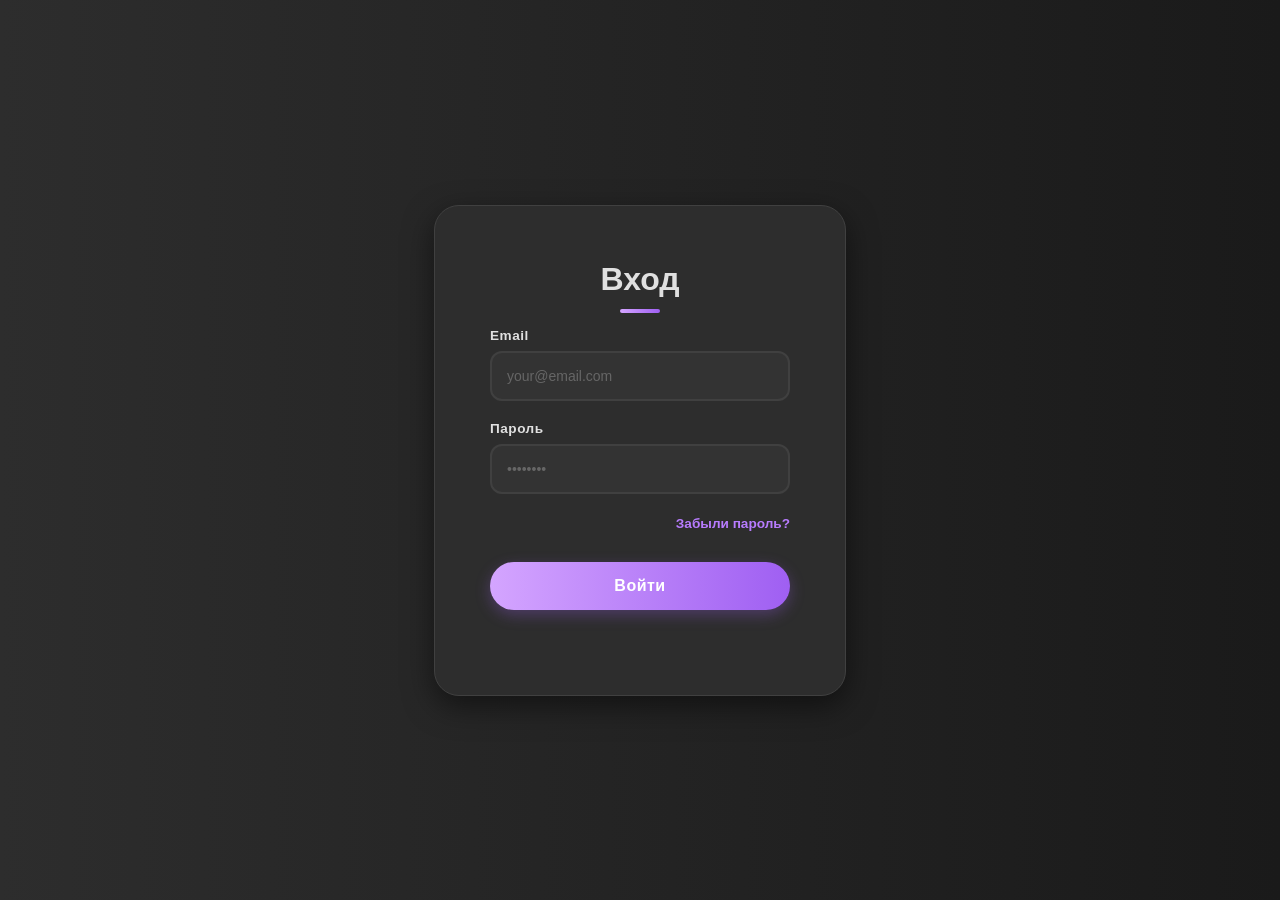
<file: login.html>
<!DOCTYPE html>
<html lang="ru">
<head>
    <meta charset="UTF-8">
    <meta name="viewport" content="width=device-width, initial-scale=1.0">
    <title>Вход</title>
    <link rel="stylesheet" href="style/stylelogin.css">
</head>
<body>
    <div class="container">
        <div class="form">
            <div class="sign-in-section">
                <h1>Вход</h1>
                <form>
                    <div class="form-field">
                        <label for="email">Email</label>
                        <input id="email" type="email" placeholder="your@email.com" />
                    </div>
                    <div class="form-field">
                        <label for="password">Пароль</label>
                        <input id="password" type="password" placeholder="••••••••" />
                    </div>
                    <div class="form-options">
                        <a href="#">Забыли пароль?</a>
                    </div>
                    <div class="form-field">
                        <input type="submit" class="btn btn-signin" value="Войти" />
                    </div>
                </form>
            </div>
        </div>
    </div>
</body>
</html>
</file>
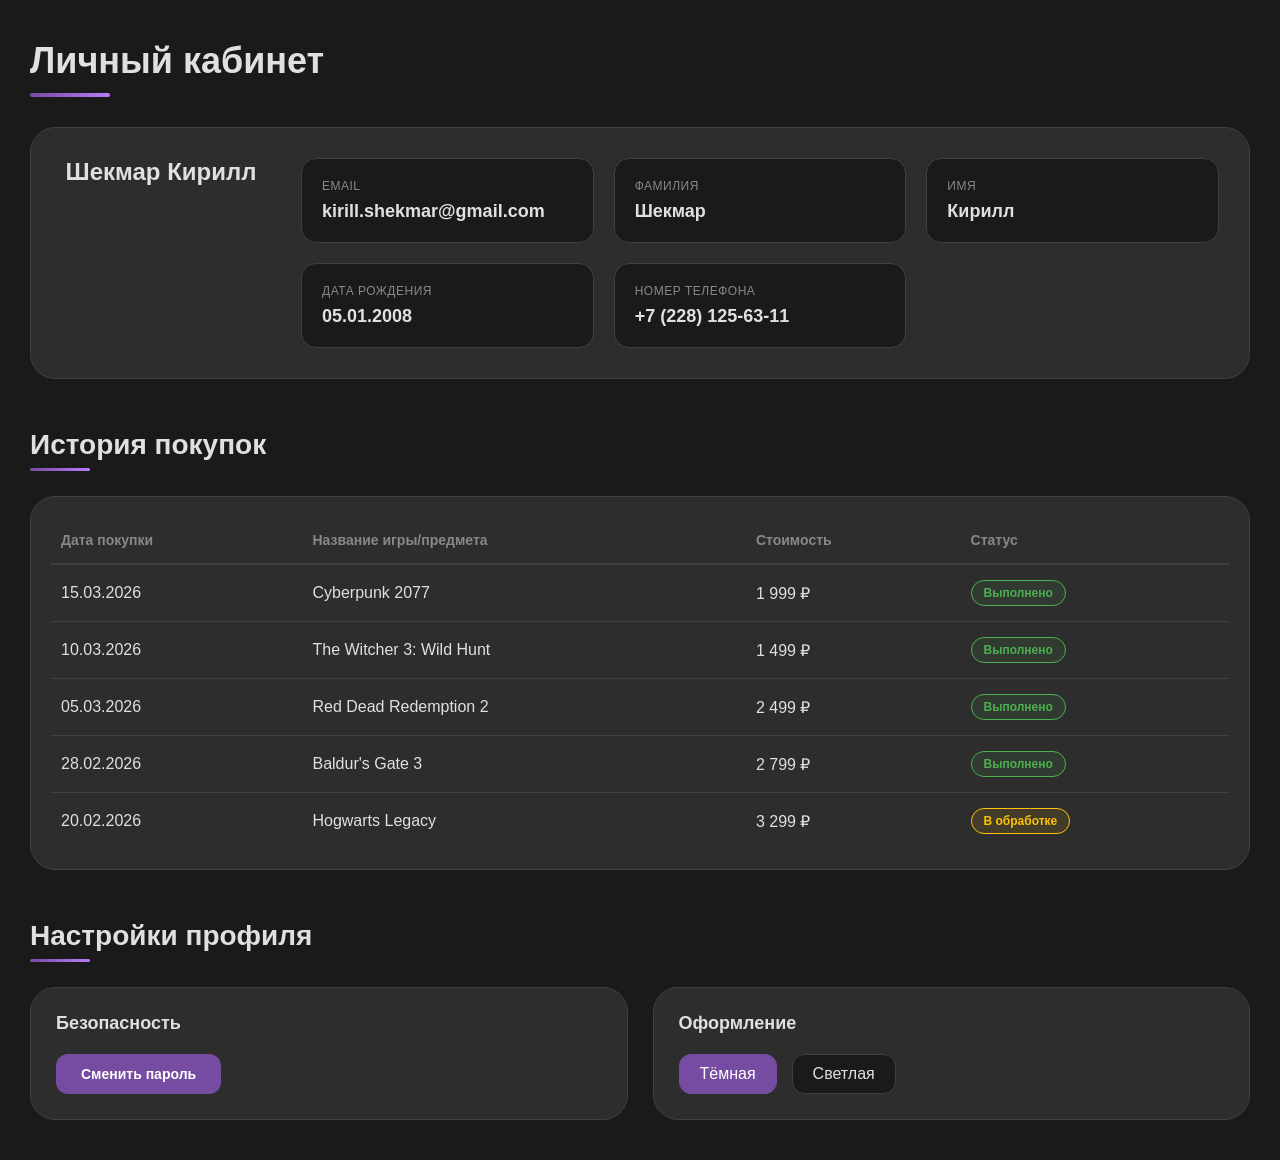
<file: profile.html>
<!DOCTYPE html>
<html lang="ru">
<head>
    <meta charset="UTF-8">
    <meta name="viewport" content="width=device-width, initial-scale=1.0">
    <title>Личный кабинет</title>
    <link rel="stylesheet" href="style/stylesprof.css">
</head>
<body>
    <main class="main-full">
        <!-- Информация о пользователе -->
        <section class="profile-section">
            <div class="section-header">
                <h1 class="page-title">Личный кабинет</h1>
            </div>

            <div class="profile-card">
                <div class="profile-avatar">
                    <i class="fas fa-user-circle"></i>
                    <h2>Шекмар Кирилл</h2>
                </div>
                
                <div class="profile-details">
                    <div class="info-grid">
                        <div class="info-item">
                            <span class="info-label">Email</span>
                            <span class="info-value">kirill.shekmar@gmail.com</span>
                        </div>
                        
                        <div class="info-item">
                            <span class="info-label">Фамилия</span>
                            <span class="info-value">Шекмар</span>
                        </div>
                        
                        <div class="info-item">
                            <span class="info-label">Имя</span>
                            <span class="info-value">Кирилл</span>
                        </div>
                        
                        <div class="info-item">
                            <span class="info-label">Дата рождения</span>
                            <span class="info-value">05.01.2008</span>
                        </div>
                        
                        <div class="info-item">
                            <span class="info-label">Номер телефона</span>
                            <span class="info-value">+7 (228) 125-63-11</span>
                        </div>
                    </div>
                </div>
            </div>
        </section>

        <!-- История покупок -->
        <section class="history-section">
            <h2 class="section-title">История покупок</h2>
            
            <div class="history-table-wrapper">
                <table class="history-table">
                    <thead>
                        <tr>
                            <th>Дата покупки</th>
                            <th>Название игры/предмета</th>
                            <th>Стоимость</th>
                            <th>Статус</th>
                        </tr>
                    </thead>
                    <tbody>
                        <tr>
                            <td>15.03.2026</td>
                            <td>Cyberpunk 2077</td>
                            <td>1 999 ₽</td>
                            <td><span class="status completed">Выполнено</span></td>
                        </tr>
                        <tr>
                            <td>10.03.2026</td>
                            <td>The Witcher 3: Wild Hunt</td>
                            <td>1 499 ₽</td>
                            <td><span class="status completed">Выполнено</span></td>
                        </tr>
                        <tr>
                            <td>05.03.2026</td>
                            <td>Red Dead Redemption 2</td>
                            <td>2 499 ₽</td>
                            <td><span class="status completed">Выполнено</span></td>
                        </tr>
                        <tr>
                            <td>28.02.2026</td>
                            <td>Baldur's Gate 3</td>
                            <td>2 799 ₽</td>
                            <td><span class="status completed">Выполнено</span></td>
                        </tr>
                        <tr>
                            <td>20.02.2026</td>
                            <td>Hogwarts Legacy</td>
                            <td>3 299 ₽</td>
                            <td><span class="status processing">В обработке</span></td>
                        </tr>
                    </tbody>
                </table>
            </div>
        </section>

        <!-- Настройки профиля -->
        <section class="settings-section">
            <h2 class="section-title">Настройки профиля</h2>
            
            <div class="settings-grid">
                <div class="settings-card">
                    <h3>Безопасность</h3>
                    <a href="#change-password" class="btn-settings"> Сменить пароль </a>
                </div>

                <div class="settings-card">
                    <h3> Оформление</h3>
                    <div class="theme-options">
                        <div class="theme-option active">
                            <span>Тёмная</span>
                        </div>
                        <div class="theme-option">
                            <span>Светлая</span>
                        </div>
                    </div>
                </div>
            </div>
        </section>
    </main>

</body>
</html>
</file>
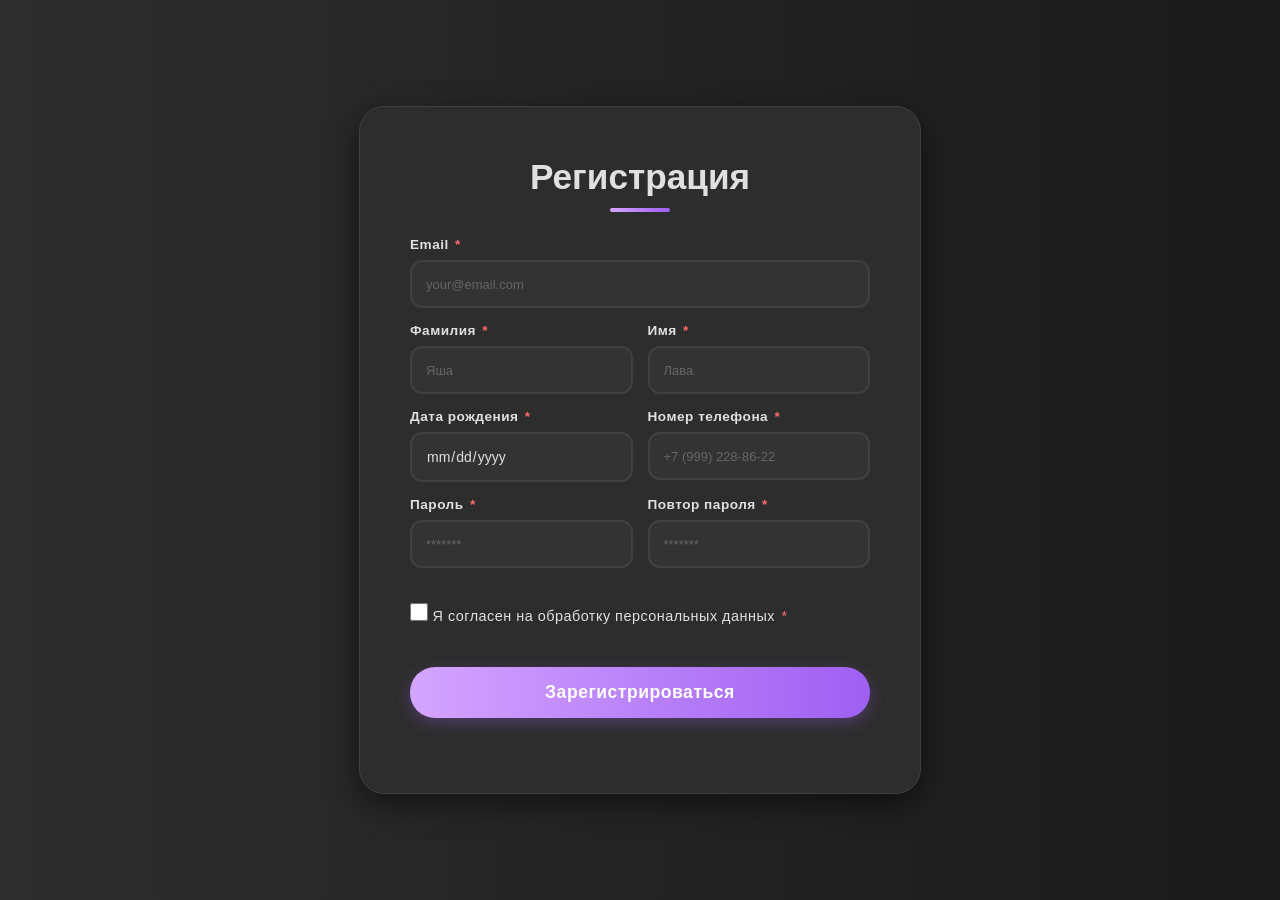
<file: register.html>
<!DOCTYPE html>
<html lang="ru">
<head>
    <meta charset="UTF-8">
    <meta name="viewport" content="width=device-width, initial-scale=1.0">
    <title>Регистрация </title>
    <link rel="stylesheet" href="style/stylesreg.css">
</head>
<body>
    <div class="container">
        <div class="form">
            <div class="register-section">
                <h1>Регистрация</h1>
                <form>
                    <div class="form-row">
                        <div class="form-field">
                            <label for="email">Email <span class="required">*</span></label>
                            <input id="email" type="email" placeholder="your@email.com" required />
                        </div>
                    </div>

                    <div class="form-row">
                        <div class="form-field half">
                            <label for="lastname">Фамилия <span class="required">*</span></label>
                            <input id="lastname" type="text" placeholder="Яша" required />
                        </div>
                        <div class="form-field half">
                            <label for="firstname">Имя <span class="required">*</span></label>
                            <input id="firstname" type="text" placeholder="Лава" required />
                        </div>
                    </div>

                    <div class="form-row">
                        <div class="form-field ">
                            <label for="birthdate">Дата рождения <span class="required">*</span></label>
                            <input id="birthdate" type="date" required />
                        </div>
                        <div class="form-field ">
                            <label for="phone">Номер телефона <span class="required">*</span></label>
                            <input id="phone" type="tel" placeholder="+7 (999) 228-86-22" required />
                        </div>
                    </div>

                    <div class="form-row">
                        <div class="form-field half">
                            <label for="password">Пароль <span class="required">*</span></label>
                            <input id="password" type="password" placeholder="*******" required />
                        </div>
                        <div class="form-field half">
                            <label for="confirm-password">Повтор пароля <span class="required">*</span></label>
                            <input id="confirm-password" type="password" placeholder="*******"  required />
                        </div>
                    </div>

                    <div class="form-row">
                        <div class="form-field checkbox-field">
                            <label class="checkbox-label">
                                <input type="checkbox" id="agreement" required />
                                <span class="checkbox-text">Я согласен на обработку персональных данных <span class="required">*</span></span>
                            </label>
                        </div>
                    </div>

                    <div class="form-row">
                        <div class="form-field">
                            <input type="submit" class="btn btn-register" value="Зарегистрироваться" />
                        </div>
                    </div>
                </form>
            </div>
        </div>
    </div>
</body>
</html>
</file>
<file: style/styles.css>
* {
    margin: 0;
    padding: 0;
    box-sizing: border-box;
    font-family: 'Segoe UI', Tahoma, Geneva, Verdana, sans-serif;
}

body {
    background-color: #1a1a1a;
    color: #e0e0e0;
}

/* ========== ШАПКА ========== */
.header {
    background-color: #2d2d2d;
    padding: 15px 20px;
    margin-bottom: 20px;
    border-bottom: 2px solid #764ba2;
    display: flex;
    justify-content: space-between;
    align-items: center;
    flex-wrap: wrap;
}

.header a {
    color: #e0e0e0;
    text-align: center;
    padding: 12px;
    text-decoration: none;
    font-size: 18px;
    line-height: 25px;
    border-radius: 4px;
    transition: all 0.3s;
}

.header a.logo {
    font-size: 25px;
    font-weight: bold;
    padding: 0;
}

.header a.logo img {
    vertical-align: middle;
}

.header a:hover {
    background-color: #404040;
    color: white;
}

.header a.active {
    background-color: #764ba2;
    color: white;
}

.header-right {
    display: flex;
    gap: 10px;
    align-items: center;
}

/* ========== БУРГЕР-МЕНЮ ========== */
.burger-menu {
    display: none;
    position: relative;
    z-index: 1000;
}

.burger-toggle {
    display: none;
}

.burger-icon {
    display: flex;
    flex-direction: column;
    gap: 6px;
    cursor: pointer;
    padding: 10px;
    z-index: 1001;
    position: relative;
}

.burger-icon span {
    display: block;
    width: 30px;
    height: 3px;
    background: #e0e0e0;
    border-radius: 3px;
    transition: all 0.3s ease;
}

.burger-toggle:checked + .burger-icon span:nth-child(1) {
    transform: rotate(45deg) translate(8px, 8px);
    background: #764ba2;
}

.burger-toggle:checked + .burger-icon span:nth-child(2) {
    opacity: 0;
    transform: scale(0);
}

.burger-toggle:checked + .burger-icon span:nth-child(3) {
    transform: rotate(-45deg) translate(7px, -7px);
    background: #764ba2;
}

.dropdown-nav {
    position: fixed;
    top: 85px;
    right: 0;
    width: 280px;
    background: linear-gradient(135deg, #2d2d2d 0%, #1a1a1a 100%);
    border: 2px solid #764ba2;
    border-radius: 15px;
    padding: 20px;
    box-shadow: 0 10px 30px rgba(0,0,0,0.5);
    opacity: 0;
    visibility: hidden;
    transform: translateY(-20px);
    transition: all 0.3s ease;
    z-index: 1000;
    margin-right: 15px;
}

.burger-toggle:checked ~ .dropdown-nav {
    opacity: 1;
    visibility: visible;
    transform: translateY(0);
}

.dropdown-nav a {
    display: block;
    color: #e0e0e0;
    text-decoration: none;
    padding: 12px 15px;
    font-size: 16px;
    border-radius: 10px;
    margin-bottom: 5px;
    transition: all 0.3s;
}

.dropdown-nav a:hover {
    background: rgba(118, 75, 162, 0.2);
    transform: translateX(5px);
}

.dropdown-nav a.active {
    background: #764ba2;
    color: white;
}

/* ========== ПОИСК ========== */
.search-section {
    display: flex;
    justify-content: center;
    margin: 30px 20px;
}

.search-container {
    width: 100%;
    max-width: 800px;
    background: #2d2d2d;
    border-radius: 10px;
    padding: 20px;
    box-shadow: 0 2px 10px rgba(0,0,0,0.3);
    border: 1px solid #404040;
}

.search-container h3 {
    margin-bottom: 15px;
    color: #e0e0e0;
    font-size: 18px;
}

.search-box {
    display: flex;
    gap: 10px;
    position: relative;
    flex-wrap: wrap;
}

.search-box input {
    flex: 1;
    padding: 12px 15px;
    border: 2px solid #404040;
    border-radius: 5px;
    font-size: 16px;
    outline: none;
    background-color: #333;
    color: #e0e0e0;
    transition: border-color 0.3s;
    min-width: 200px;
}

.search-box input:focus {
    border-color: #764ba2;
}

.search-box button {
    padding: 12px 25px;
    background: #764ba2;
    color: white;
    border: none;
    border-radius: 5px;
    font-size: 16px;
    cursor: pointer;
    transition: all 0.3s;
}

.search-box button:hover {
    background: #5d3a82;
    transform: translateY(-2px);
}

.suggestions {
    position: absolute;
    width: calc(100% - 100px);
    max-height: 200px;
    overflow-y: auto;
    background: #333;
    border: 1px solid #404040;
    border-radius: 5px;
    margin-top: 5px;
    display: none;
    z-index: 1000;
}

.suggestions.active {
    display: block;
}

.suggestion-item {
    padding: 10px 15px;
    cursor: pointer;
    color: #e0e0e0;
}

.suggestion-item:hover {
    background: #404040;
}

/* ========== СЛАЙДЕР ========== */
.slid {
    background: linear-gradient(135deg, #1a1a1a 0%, #2d1b3d 100%);
    padding: 30px 20px;
}

.slider-container {
    max-width: 1000px;
    margin: 0 auto;
    position: relative;
}

.slider {
    display: flex;
    overflow: hidden;
    border-radius: 10px;
    box-shadow: 0 5px 15px rgba(0,0,0,0.5);
}

.slide {
    min-width: 100%;
    transition: transform 0.5s ease;
    background: #2a2a2a;
    color: #e0e0e0;
    padding: 20px;
    text-align: center;
}

.slide img {
    width: 100%;
    height: auto;
    max-height: 300px;
    object-fit: cover;
    border-radius: 8px;
    margin-bottom: 15px;
}

.slide h3 {
    font-size: 24px;
    margin-bottom: 10px;
}

.slide .price {
    font-size: 20px;
    color: #4caf50;
    margin-bottom: 15px;
}

.slide .btn {
    display: inline-block;
    padding: 10px 25px;
    background: #764ba2;
    color: white;
    text-decoration: none;
    border-radius: 5px;
    transition: all 0.3s;
}

.slide .btn:hover {
    background: #5d3a82;
    transform: translateY(-2px);
}

.nav-buttons {
    position: absolute;
    top: 50%;
    width: 100%;
    display: flex;
    justify-content: space-between;
    pointer-events: none;
    padding: 0 10px;
}

.nav-buttons button {
    pointer-events: auto;
    background: rgba(0,0,0,0.5);
    color: white;
    border: none;
    width: 40px;
    height: 40px;
    border-radius: 50%;
    font-size: 20px;
    cursor: pointer;
    transition: all 0.3s;
}

.nav-buttons button:hover {
    background: rgba(118, 75, 162, 0.8);
    transform: scale(1.1);
}

.indicators {
    display: flex;
    justify-content: center;
    margin-top: 15px;
    gap: 8px;
}

.indicator {
    width: 40px;
    height: 8px;
    background: #404040;
    border-radius: 4px;
    cursor: pointer;
    transition: all 0.3s;
}

.indicator.active {
    background: #764ba2;
    width: 60px;
}

/* ========== ИГРЫ ========== */
.games-section {
    padding: 50px 20px;
    background: #1a1a1a;
}

.section-title {
    text-align: center;
    font-size: 36px;
    margin-bottom: 40px;
    color: #e0e0e0;
    text-shadow: 2px 2px 4px rgba(0,0,0,0.3);
}

.games-container {
    display: flex;
    flex-wrap: wrap;
    justify-content: center;
    gap: 30px;
    max-width: 1400px;
    margin: 0 auto;
}

.game-card {
    background: #2d2d2d;
    border-radius: 15px;
    overflow: hidden;
    width: 280px;
    transition: all 0.3s;
    cursor: pointer;
    border: 1px solid #404040;
}

.game-card:hover {
    transform: translateY(-10px);
    box-shadow: 0 10px 30px rgba(118, 75, 162, 0.3);
    border-color: #764ba2;
}

.game-card img {
    width: 100%;
    height: 200px;
    object-fit: cover;
}

.game-info {
    padding: 20px;
}

.game-title {
    font-size: 18px;
    font-weight: bold;
    margin-bottom: 10px;
    color: #e0e0e0;
}

.game-genre {
    font-size: 14px;
    color: #888;
    margin-bottom: 5px;
}

.game-developer {
    font-size: 12px;
    color: #888;
    margin-bottom: 10px;
}

.rating {
    display: flex;
    gap: 2px;
    margin-bottom: 10px;
}

.star {
    color: #ffc107;
    font-size: 16px;
}

.star-empty {
    color: #404040;
}

.game-price {
    font-size: 20px;
    font-weight: bold;
    color: #4caf50;
    margin-bottom: 15px;
}

.game-button {
    display: block;
    width: 100%;
    padding: 10px;
    background: #764ba2;
    color: white;
    text-align: center;
    text-decoration: none;
    border-radius: 5px;
    transition: all 0.3s;
}

.game-button:hover {
    background: #5d3a82;
    transform: translateY(-2px);
}

/* ========== ПАРТНЕРЫ ========== */
.partners-section {
    padding: 50px 20px;
    background: linear-gradient(135deg, #2d2d2d 0%, #1a1a1a 100%);
}

.partners-container {
    display: flex;
    flex-wrap: wrap;
    justify-content: center;
    align-items: center;
    gap: 50px;
    max-width: 1200px;
    margin: 0 auto;
}

.partner-logo {
    filter: brightness(0.8) grayscale(30%);
    transition: all 0.3s;
    max-width: 150px;
}

.partner-logo:hover {
    filter: brightness(1) grayscale(0%);
    transform: scale(1.1);
}

.partner-logo img {
    width: 100%;
    height: auto;
}

/* ========== ПРЕИМУЩЕСТВА ========== */
.advantages-section {
    padding: 50px 20px;
    background: linear-gradient(135deg, #1a1a1a 0%, #2d1b3d 100%);
}

.advantages-title {
    text-align: center;
    color: #e0e0e0;
    font-size: 36px;
    margin-bottom: 40px;
    text-shadow: 2px 2px 4px rgba(0,0,0,0.3);
}

.advantages-container {
    display: flex;
    justify-content: center;
    flex-wrap: wrap;
    gap: 30px;
    max-width: 1200px;
    margin: 0 auto;
}

.advantage-item {
    flex: 1;
    min-width: 200px;
    max-width: 250px;
    text-align: center;
    padding: 30px 20px;
    background: #2d2d2d;
    border-radius: 15px;
    box-shadow: 0 10px 30px rgba(0,0,0,0.2);
    border: 1px solid #404040;
    transition: all 0.3s;
}

.advantage-item:hover {
    transform: translateY(-10px);
    box-shadow: 0 20px 40px rgba(118, 75, 162, 0.2);
}

.advantage-icon {
    width: 80px;
    height: 80px;
    margin: 0 auto 20px;
    background: linear-gradient(135deg, #404040 0%, #764ba2 100%);
    border-radius: 50%;
    display: flex;
    align-items: center;
    justify-content: center;
    font-size: 40px;
}

.advantage-item h3 {
    font-size: 18px;
    margin-bottom: 10px;
    color: #e0e0e0;
}

.advantage-item p {
    font-size: 14px;
    color: #888;
    line-height: 1.5;
}

/* ========== ПОДВАЛ ========== */
.footer {
    background: #0a0a0a;
    color: #888;
    padding: 50px 20px 20px;
    border-top: 2px solid #764ba2;
}

.footer-content {
    max-width: 1400px;
    margin: 0 auto;
    display: flex;
    flex-wrap: wrap;
    justify-content: space-between;
    gap: 40px;
}

.footer-section {
    flex: 1;
    min-width: 200px;
}

.footer-section h3 {
    color: #e0e0e0;
    margin-bottom: 20px;
    font-size: 18px;
}

.footer-section p {
    margin-bottom: 10px;
}

.footer-section a {
    color: #888;
    text-decoration: none;
    display: block;
    margin-bottom: 10px;
    transition: color 0.3s;
}

.footer-section a:hover {
    color: #764ba2;
}

.contact-info {
    display: flex;
    align-items: center;
    gap: 10px;
    margin-bottom: 15px;
}


@media screen and (max-width: 767px) {
    .header-right {
        display: none;
    }
    
    .burger-menu {
        display: block;
    }
    
    .games-container {
        flex-direction: column;
        align-items: center;
    }
    
    .game-card {
        width: 100%;
        max-width: 320px;
    }
    
    .advantages-container {
        flex-direction: column;
        align-items: center;
    }
    
    .advantage-item {
        width: 100%;
        max-width: 280px;
    }
    
    .partners-container {
        flex-direction: column;
        align-items: center;
        gap: 30px;
    }
    
    .footer-content {
        flex-direction: column;
        text-align: center;
    }
    
    .footer-section {
        text-align: center;
    }
    
    .contact-info {
        justify-content: center;
    }
    
    .search-box {
        flex-direction: column;
    }
    
    .search-box button {
        width: 100%;
    }
    
    .slider-container {
        width: 100%;
    }
    
    .section-title {
        font-size: 28px;
    }
    
    .advantages-title {
        font-size: 28px;
    }
}


@media screen and (min-width: 768px) and (max-width: 1023px) {
    .header-right {
        display: none;
    }
    
    .burger-menu {
        display: block;
    }
    
    .games-container {
        display: grid;
        grid-template-columns: repeat(2, 1fr);
        gap: 20px;
    }
    
    .game-card {
        width: 100%;
        max-width: none;
    }
    
    .advantages-container {
        display: grid;
        grid-template-columns: repeat(2, 1fr);
        gap: 20px;
        max-width: 600px;
        margin: 0 auto;
    }
    
    .advantage-item {
        width: 100%;
        max-width: none;
    }
    
    .partners-container {
        display: grid;
        grid-template-columns: repeat(2, 1fr);
        gap: 30px;
        max-width: 400px;
        margin: 0 auto;
    }
    
    .footer-content {
        display: grid;
        grid-template-columns: repeat(2, 1fr);
        gap: 30px;
    }
    
    .footer-section:last-child {
        grid-column: span 2;
        text-align: center;
    }
    
    .search-box {
        flex-direction: row;
    }
    
    .slider-container {
        width: 90%;
    }
    
    .section-title {
        font-size: 32px;
    }
}


@media screen and (min-width: 1024px) {
    .burger-menu {
        display: none;
    }
    
    .header-right {
        display: flex !important;
    }
    
    .games-container {
        display: grid;
        grid-template-columns: repeat(auto-fill, minmax(250px, 1fr));
        gap: 30px;
    }
    
    .game-card {
        width: 100%;
    }
    
    .advantages-container {
        display: flex;
        flex-direction: row;
        flex-wrap: wrap;
        justify-content: center;
    }
    
    .advantage-item {
        flex: 1;
        min-width: 200px;
        max-width: 250px;
    }
    
    .partners-container {
        display: flex;
        flex-direction: row;
        justify-content: center;
        gap: 80px;
    }
    
    .partner-logo {
        transition: all 0.3s;
    }
    
    .partner-logo:hover {
        transform: scale(1.15);
        filter: brightness(1) grayscale(0%);
    }
    
    .footer-content {
        display: flex;
        flex-direction: row;
        justify-content: space-between;
        text-align: left;
    }
    
    .footer-section {
        text-align: left;
    }
    
    .contact-info {
        justify-content: flex-start;
    }
    
    .slider-container {
        width: 800px;
    }
    
    .search-container {
        width: 800px;
    }
}


@media screen and (min-width: 1440px) {
    /* Изменение: Увеличение контента и отступов */
    .games-container {
        max-width: 1400px;
        margin: 0 auto;
        gap: 40px;
    }
    
    .game-card {
        transition: all 0.4s;
    }
    
    .game-card:hover {
        transform: translateY(-15px) scale(1.02);
    }
    
    .advantages-container {
        max-width: 1200px;
        gap: 40px;
    }
    
    .advantage-item {
        padding: 40px 30px;
    }
    
    .section-title {
        font-size: 42px;
    }
    
    .advantages-title {
        font-size: 42px;
    }
}

@keyframes fadeIn {
    from {
        opacity: 0;
        transform: translateY(20px);
    }
    to {
        opacity: 1;
        transform: translateY(0);
    }
}

.game-card, .advantage-item, .partner-logo {
    animation: fadeIn 0.5s ease-out;
}

/* Плавное появление страницы */
body {
    animation: fadeIn 0.3s ease-out;
}
</file>
<file: style/stylesadmin.css>
* {
    margin: 0;
    padding: 0;
    box-sizing: border-box;
    font-family: 'Montserrat', sans-serif;
}

body {
    background-color: #1a1a1a;
    color: #e0e0e0;
    min-height: 100vh;
}

/* Контейнер админки */
.admin-container {
    display: flex;
    min-height: 100vh;
}

/* Боковое меню */
.admin-sidebar {
    width: 280px;
    background: #0a0a0a;
    border-right: 2px solid #764ba2;
    display: flex;
    flex-direction: column;
    padding: 30px 0;
    position: fixed;
    height: 100vh;
    overflow-y: auto;
}
.admin-nav {
    flex: 1;
    display: flex;
    flex-direction: column;
    gap: 5px;
    padding: 0 15px;
}

.admin-nav-item {
    display: flex;
    align-items: center;
    gap: 15px;
    padding: 15px;
    color: #e0e0e0;
    text-decoration: none;
    border-radius: 12px;
    transition: all 0.3s;
}


.admin-nav-item:hover {
    background: #2d2d2d;
}

.admin-nav-item.active {
    background: #764ba2;
    color: white;
}


.admin-user {
    display: flex;
    align-items: center;
    gap: 15px;
    padding: 20px;
    border-top: 1px solid #404040;
    margin-top: 20px;
}

.admin-user p {
    font-weight: 600;
    color: #e0e0e0;
}

.admin-user a {
    color: #888;
    text-decoration: none;
    font-size: 14px;
    transition: color 0.3s;
}

.admin-user a:hover {
    color: #ff6b6b;
}

.admin-main {
    flex: 1;
    margin-left: 280px;
    padding: 40px;
}

.admin-header {
    margin-bottom: 40px;
}

.admin-title {
    font-size: 36px;
    color: #e0e0e0;
    margin-bottom: 10px;
    position: relative;
    padding-bottom: 15px;
}

.admin-title:after {
    content: "";
    position: absolute;
    bottom: 0;
    left: 0;
    width: 80px;
    height: 4px;
    background: linear-gradient(to right, #764ba2, #b87cff);
    border-radius: 2px;
}

.admin-subtitle {
    color: #888;
    font-size: 16px;
}

.admin-form-container {
    display: grid;
    grid-template-columns: 1fr 350px;
    gap: 30px;
    background: #2d2d2d;
    border-radius: 25px;
    padding: 30px;
    border: 1px solid #404040;
}

.admin-form {
    display: flex;
    flex-direction: column;
    gap: 25px;
}

.form-group {
    display: flex;
    flex-direction: column;
    gap: 8px;
}

.form-group label {
    display: flex;
    align-items: center;
    gap: 8px;
    color: #e0e0e0;
    font-weight: 600;
    font-size: 16px;
}

.form-group label i {
    color: #764ba2;
    width: 20px;
}

.required {
    color: #ff6b6b;
    margin-left: 4px;
}

.form-input,
.form-select,
.form-textarea {
    width: 100%;
    padding: 14px 16px;
    background: #1a1a1a;
    border: 2px solid #404040;
    border-radius: 12px;
    color: #e0e0e0;
    font-size: 15px;
    transition: all 0.3s;
}

.form-input:focus,
.form-select:focus,
.form-textarea:focus {
    border-color: #764ba2;
    background: #2d2d2d;
    outline: none;
    box-shadow: 0 0 15px rgba(118, 75, 162, 0.2);
}

.form-select {
    cursor: pointer;
    appearance: none;
    background-repeat: no-repeat;
    background-position: right 16px center;
    background-size: 16px;
}

.form-textarea {
    resize: vertical;
    min-height: 120px;
}

.textarea-counter {
    text-align: right;
    font-size: 12px;
    color: #888;
    margin-top: 4px;
}

.file-upload {
    position: relative;
}

.file-input {
    position: absolute;
    opacity: 0;
    width: 100%;
    height: 100%;
    cursor: pointer;
    z-index: 2;
}

.file-label {
    display: flex;
    flex-direction: column;
    align-items: center;
    justify-content: center;
    gap: 10px;
    width: 100%;
    padding: 30px;
    background: #1a1a1a;
    border: 2px dashed #404040;
    border-radius: 12px;
    color: #888;
    cursor: pointer;
    transition: all 0.3s;
    text-align: center;
}

.file-label i {
    font-size: 40px;
    color: #764ba2;
}

.file-input:hover + .file-label {
    border-color: #764ba2;
    background: #2d2d2d;
    color: #e0e0e0;
}

.file-info {
    font-size: 12px;
    color: #888;
    margin-top: 8px;
}

.price-input-wrapper {
    position: relative;
    display: flex;
    align-items: center;
}

.price-input {
    padding-right: 50px;
}

.price-currency {
    position: absolute;
    right: 16px;
    color: #888;
    font-weight: 600;
}

.form-actions {
    display: flex;
    gap: 15px;
    margin-top: 20px;
}

.btn {
    display: flex;
    align-items: center;
    justify-content: center;
    gap: 10px;
    padding: 16px 24px;
    border: none;
    border-radius: 12px;
    font-size: 16px;
    font-weight: 600;
    cursor: pointer;
    transition: all 0.3s;
    flex: 1;
}

.btn-add {
    background: #764ba2;
    color: white;
}

.btn-add:hover {
    background: #5d3a82;
    transform: translateY(-2px);
    box-shadow: 0 8px 20px rgba(118, 75, 162, 0.4);
}

.btn-cancel {
    background: #404040;
    color: #e0e0e0;
}

.btn-cancel:hover {
    background: #4f4f4f;
    transform: translateY(-2px);
}

@media screen and (max-width: 1200px) {
    .admin-form-container {
        grid-template-columns: 1fr;
    }
    
    .game-preview {
        position: static;
    }
}

@media screen and (max-width: 968px) {
    .admin-sidebar {
        width: 80px;
        overflow: visible;
    }
    
    .admin-logo img {
        width: 40px;
    }
    
    .admin-nav-item span,
    .admin-user div,
    .admin-logo span {
        display: none;
    }
    
    .admin-main {
        margin-left: 80px;
    }
    
    .admin-nav-item {
        justify-content: center;
        padding: 15px 0;
    }
    
}

@media screen and (max-width: 768px) {
    .admin-main {
        padding: 20px;
    }
    
    .admin-title {
        font-size: 28px;
    }
    
    .form-actions {
        flex-direction: column;
    }
    
    .btn {
        width: 100%;
    }
}

@media screen and (max-width: 480px) {
    .admin-sidebar {
        display: none;
    }
    
    .admin-main {
        margin-left: 0;
    }
    
    .admin-form-container {
        padding: 20px;
    }
}
</file>
<file: style/stylescatalog.css>
* {
    margin: 0;
    padding: 0;
    box-sizing: border-box;
    font-family: 'Segoe UI', Tahoma, Geneva, Verdana, sans-serif;
}

body {
    background-color: #1a1a1a;
    color: #e0e0e0;
    min-height: 100vh;
    display: flex;
    flex-direction: column;
}

.catalog-main {
    max-width: 1400px;
    margin: 40px auto;
    padding: 0 30px;
    flex: 1;
    width: 100%;
}

.catalog-header {
    display: flex;
    justify-content: space-between;
    align-items: center;
    margin-bottom: 30px;
    flex-wrap: wrap;
    gap: 20px;
}

.catalog-title {
    font-size: 36px;
    color: #e0e0e0;
    position: relative;
    padding-bottom: 15px;
}

.catalog-title:after {
    content: "";
    position: absolute;
    bottom: 0;
    left: 0;
    width: 80px;
    height: 4px;
    background: linear-gradient(to right, #764ba2, #b87cff);
    border-radius: 2px;
}

.filter-toggle {
    display: none;
    position: relative;
}

.filter-toggle-checkbox {
    display: none;
}

.filter-toggle-label {
    display: flex;
    align-items: center;
    gap: 10px;
    background: #764ba2;
    color: white;
    padding: 12px 25px;
    border-radius: 12px;
    cursor: pointer;
    font-weight: 600;
    transition: all 0.3s;
}

.filter-toggle-label:hover {
    background: #5d3a82;
    transform: translateY(-2px);
    box-shadow: 0 5px 15px rgba(118, 75, 162, 0.3);
}

.catalog-container {
    display: flex;
    gap: 30px;
}

.filter-sidebar {
    width: 280px;
    background: #2d2d2d;
    border-radius: 20px;
    padding: 25px;
    border: 1px solid #404040;
    height: fit-content;
    position: sticky;
    top: 20px;
}

.filter-title {
    font-size: 20px;
    margin-bottom: 20px;
    color: #e0e0e0;
    padding-bottom: 10px;
    border-bottom: 1px solid #404040;
}

.filter-genres {
    display: flex;
    flex-direction: column;
    gap: 15px;
    margin-bottom: 25px;
}

.genre-checkbox {
    display: flex;
    align-items: center;
    gap: 10px;
    cursor: pointer;
    color: #e0e0e0;
    transition: color 0.3s;
}

.genre-checkbox:hover {
    color: #b87cff;
}

.genre-checkbox input[type="checkbox"] {
    width: 18px;
    height: 18px;
    cursor: pointer;
    accent-color: #764ba2;
}

.filter-apply {
    width: 100%;
    padding: 12px;
    background: #764ba2;
    color: white;
    border: none;
    border-radius: 10px;
    font-weight: 600;
    cursor: pointer;
    transition: all 0.3s;
}

.filter-apply:hover {
    background: #5d3a82;
    transform: translateY(-2px);
    box-shadow: 0 5px 15px rgba(118, 75, 162, 0.3);
}

.games-grid {
    flex: 1;
    display: grid;
    grid-template-columns: repeat(auto-fill, minmax(250px, 1fr));
    gap: 25px;
}

.game-card {
    background: #2d2d2d;
    border-radius: 20px;
    overflow: hidden;
    border: 1px solid #404040;
    transition: all 0.3s;
}

.game-card:hover {
    transform: translateY(-10px);
    box-shadow: 0 10px 30px rgba(118, 75, 162, 0.3);
    border-color: #764ba2;
}

.game-image {
    width: 100%;
    height: 200px;
    overflow: hidden;
}

.game-image img {
    width: 100%;
    height: 100%;
    object-fit: cover;
    transition: transform 0.3s;
}

.game-card:hover .game-image img {
    transform: scale(1.05);
}

.game-info {
    padding: 20px;
}

.game-title {
    font-size: 18px;
    font-weight: 700;
    margin-bottom: 10px;
    color: #e0e0e0;
}

.game-genre {
    font-size: 14px;
    color: #888;
    margin-bottom: 5px;
}

.game-developer {
    font-size: 13px;
    color: #888;
    margin-bottom: 10px;
}

.game-rating {
    margin-bottom: 10px;
}

.game-rating i {
    color: #ffc107;
    font-size: 14px;
    margin-right: 2px;
}

.game-rating .far {
    color: #404040;
}

.game-price {
    font-size: 20px;
    font-weight: 700;
    color: #4caf50;
    margin-bottom: 15px;
}

.game-button {
    display: block;
    width: 100%;
    padding: 12px;
    background: #764ba2;
    color: white;
    text-align: center;
    text-decoration: none;
    border-radius: 10px;
    font-weight: 600;
    transition: all 0.3s;
}

.game-button:hover {
    background: #5d3a82;
    transform: translateY(-2px);
    box-shadow: 0 5px 15px rgba(118, 75, 162, 0.3);
}

/* Мобильная панель фильтров - ИСПРАВЛЕНО */
.mobile-filter {
    display: none;
    position: fixed;
    top: 0;
    left: 0;
    width: 100%;
    height: 100%;
    background: rgba(0, 0, 0, 0.8);
    z-index: 1000;
    align-items: center;
    justify-content: center;
}

/* Показываем фильтр когда чекбокс отмечен */
#filter-toggle:checked ~ .mobile-filter {
    display: flex !important;
}

.mobile-filter-content {
    position: relative;
    width: 90%;
    max-width: 400px;
    background: #2d2d2d;
    border-radius: 25px;
    padding: 30px;
    border: 1px solid #404040;
    max-height: 80vh;
    overflow-y: auto;
}

.mobile-filter-close {
    position: absolute;
    top: 15px;
    right: 15px;
    font-size: 24px;
    color: #888;
    cursor: pointer;
    transition: color 0.3s;
}

.mobile-filter-close:hover {
    color: #ff6b6b;
}

@media screen and (max-width: 1024px) {
    .games-grid {
        grid-template-columns: repeat(auto-fill, minmax(220px, 1fr));
    }
}

@media screen and (max-width: 968px) {
    .filter-sidebar {
        display: none;
    }
    
    .filter-toggle {
        display: block;
    }
    
    .catalog-container {
        flex-direction: column;
    }
    
    .games-grid {
        grid-template-columns: repeat(auto-fill, minmax(250px, 1fr));
    }
}

@media screen and (min-width: 969px) {
    .mobile-filter {
        display: none !important;
    }
}

@media screen and (max-width: 768px) {
    .catalog-main {
        padding: 0 20px;
    }
    
    .catalog-title {
        font-size: 28px;
    }
    
    .games-grid {
        grid-template-columns: repeat(auto-fill, minmax(200px, 1fr));
        gap: 15px;
    }
}

@media screen and (max-width: 480px) {
    .games-grid {
        grid-template-columns: 1fr;
    }
    
    .catalog-header {
        flex-direction: column;
        align-items: flex-start;
    }
    
    .filter-toggle-label {
        width: 100%;
        justify-content: center;
    }
    
    .mobile-filter-content {
        padding: 20px;
    }
}
</file>
<file: style/styleslight.css>
* {
    margin: 0;
    padding: 0;
    box-sizing: border-box;
    font-family: 'Segoe UI', Tahoma, Geneva, Verdana, sans-serif;
}

body {
    background-color: #f8f9fa;
    color: #212529;
}

/* Шапка с градиентом */
.header {
    overflow: hidden;
    background: linear-gradient(135deg, #2c3e50 0%, #3498db 100%);
    padding: 20px 10px;
    margin-bottom: 20px;
    border-bottom: 2px solid #2980b9;
}

.header a {
    float: left;
    color: white;
    text-align: center;
    padding: 12px;
    text-decoration: none;
    font-size: 18px;
    line-height: 25px;
    border-radius: 4px;
    transition: all 0.3s;
}

.header a.logo {
    font-size: 25px;
    font-weight: bold;
    padding: 0;
}

.header a:hover {
    background-color: rgba(255,255,255,0.2);
    color: white;
    transform: translateY(-2px);
}

.header a.active {
    background: linear-gradient(135deg, #e67e22, #d35400);
    color: white;
    box-shadow: 0 4px 10px rgba(230, 126, 34, 0.3);
}

.header-right {
    padding: 30px;
    float: right;
}

/* Поиск */
.search-section {
    display: flex;
    justify-content: center;
    margin: 30px 0;
}

.search-container {
    width: 800px;
    background: white;
    border-radius: 10px;
    padding: 20px;
    box-shadow: 0 5px 20px rgba(0,0,0,0.1);
    border: 1px solid #e0e0e0;
}

.search-container h3 {
    margin-bottom: 15px;
    color: #2c3e50;
    font-size: 18px;
}

.search-box {
    display: flex;
    gap: 10px;
    position: relative;
}

.search-box input {
    flex: 1;
    padding: 12px 15px;
    border: 2px solid #e0e0e0;
    border-radius: 5px;
    font-size: 16px;
    outline: none;
    background-color: white;
    color: #212529;
    transition: all 0.3s;
}

.search-box input:focus {
    border-color: #3498db;
    box-shadow: 0 0 0 3px rgba(52,152,219,0.1);
}

.search-box input::placeholder {
    color: #adb5bd;
}

.search-box button {
    padding: 12px 25px;
    background: linear-gradient(135deg, #3498db, #2980b9);
    color: white;
    border: none;
    border-radius: 5px;
    font-size: 16px;
    cursor: pointer;
    transition: all 0.3s;
}

.search-box button:hover {
    background: linear-gradient(135deg, #2980b9, #2471a3);
    transform: translateY(-2px);
    box-shadow: 0 4px 10px rgba(52,152,219,0.3);
}

.suggestions {
    position: absolute;
    width: calc(100% - 100px);
    max-height: 200px;
    overflow-y: auto;
    background: white;
    border: 1px solid #e0e0e0;
    border-radius: 5px;
    margin-top: 5px;
    display: none;
    z-index: 1000;
    box-shadow: 0 5px 15px rgba(0,0,0,0.1);
}

.suggestions.active {
    display: block;
}

.suggestion-item {
    padding: 10px 15px;
    cursor: pointer;
    color: #212529;
}

.suggestion-item:hover {
    background: #f8f9fa;
    color: #3498db;
}

/* Слайдер */
.slid {
    background: linear-gradient(135deg, #f8f9fa 0%, #e9ecef 100%);
    padding: 30px 0;
}

.slider-container {
    width: 800px;
    position: relative;
    margin: 0 auto;
}

.slider {
    display: flex;
    overflow: hidden;
    border-radius: 10px;
    box-shadow: 0 10px 30px rgba(0,0,0,0.15);
}

.slide {
    min-width: 100%;
    transition: transform 0.5s ease;
    background: white;
    color: #212529;
    padding: 20px;
    text-align: center;
}

.slide img {
    width: 100%;
    height: 300px;
    border-radius: 8px;
    margin-bottom: 15px;
    object-fit: cover;
    box-shadow: 0 5px 15px rgba(0,0,0,0.1);
}

.slide h3 {
    font-size: 24px;
    margin-bottom: 10px;
    color: #2c3e50;
}

.slide .price {
    font-size: 20px;
    color: #27ae60;
    font-weight: bold;
    margin-bottom: 15px;
}

.slide .btn {
    display: inline-block;
    padding: 10px 25px;
    background: linear-gradient(135deg, #3498db, #2980b9);
    color: white;
    text-decoration: none;
    border-radius: 5px;
    transition: all 0.3s;
}

.slide .btn:hover {
    background: linear-gradient(135deg, #2980b9, #2471a3);
    transform: translateY(-2px);
    box-shadow: 0 4px 10px rgba(52,152,219,0.3);
}

.indicators {
    display: flex;
    justify-content: center;
    margin-top: 15px;
    gap: 8px;
}

.indicator {
    width: 40px;
    height: 8px;
    background: #dee2e6;
    border-radius: 4px;
    cursor: pointer;
    transition: all 0.3s;
}

.indicator.active {
    background: linear-gradient(135deg, #3498db, #2980b9);
    width: 60px;
}

.nav-buttons {
    position: absolute;
    top: 50%;
    width: 100%;
    display: flex;
    justify-content: space-between;
    pointer-events: none;
}

.nav-buttons button {
    pointer-events: auto;
    background: white;
    color: #2c3e50;
    border: 2px solid #e0e0e0;
    width: 40px;
    height: 40px;
    border-radius: 50%;
    font-size: 20px;
    cursor: pointer;
    transition: all 0.3s;
    box-shadow: 0 4px 10px rgba(0,0,0,0.1);
}

.nav-buttons button:hover {
    background: #3498db;
    color: white;
    border-color: #3498db;
    transform: scale(1.1);
}

/* Популярные игры */
.games-section {
    padding: 50px 20px;
    background: linear-gradient(135deg, #ffffff 0%, #f8f9fa 100%);
}

.section-title {
    text-align: center;
    font-size: 36px;
    margin-bottom: 40px;
    color: #2c3e50;
    position: relative;
    padding-bottom: 15px;
}

.section-title:after {
    content: "";
    position: absolute;
    bottom: 0;
    left: 50%;
    transform: translateX(-50%);
    width: 80px;
    height: 4px;
    background: linear-gradient(135deg, #3498db, #e67e22);
    border-radius: 2px;
}

.games-container {
    display: flex;
    flex-wrap: wrap;
    justify-content: center;
    gap: 30px;
    max-width: 1400px;
    margin: 0 auto;
}

.game-card {
    background: white;
    border-radius: 15px;
    overflow: hidden;
    width: 250px;
    transition: all 0.3s;
    cursor: pointer;
    border: 1px solid #e0e0e0;
    box-shadow: 0 5px 15px rgba(0,0,0,0.05);
}

.game-card:hover {
    transform: translateY(-10px);
    box-shadow: 0 15px 30px rgba(52,152,219,0.15);
    border-color: #3498db;
}

.game-image {
    width: 100%;
    height: 200px;
    object-fit: cover;
}

.game-info {
    padding: 20px;
}

.game-title {
    font-size: 18px;
    font-weight: bold;
    margin-bottom: 10px;
    color: #2c3e50;
}

.game-genre {
    font-size: 14px;
    color: #6c757d;
    margin-bottom: 5px;
}

.game-developer {
    font-size: 12px;
    color: #6c757d;
    margin-bottom: 10px;
}

.rating {
    display: flex;
    gap: 2px;
    margin-bottom: 10px;
}

.star {
    color: #ffc107;
    font-size: 16px;
}

.star-empty {
    color: #dee2e6;
}

.game-price {
    font-size: 20px;
    font-weight: bold;
    color: #27ae60;
    margin-bottom: 15px;
}

.game-button {
    display: block;
    width: 100%;
    padding: 10px;
    background: linear-gradient(135deg, #3498db, #2980b9);
    color: white;
    text-align: center;
    text-decoration: none;
    border-radius: 5px;
    transition: all 0.3s;
}

.game-button:hover {
    background: linear-gradient(135deg, #2980b9, #2471a3);
    transform: translateY(-2px);
    box-shadow: 0 4px 10px rgba(52,152,219,0.3);
}

/* Партнеры */
.partners-section {
    padding: 50px 20px;
    background: linear-gradient(135deg, #ffffff 0%, #f1f3f5 100%);
}

.partners-container {
    display: flex;
    flex-wrap: wrap;
    justify-content: center;
    align-items: center;
    gap: 50px;
    max-width: 1200px;
    margin: 0 auto;
}

.partner-logo {
    filter: grayscale(100%);
    opacity: 0.7;
    transition: all 0.3s;
    max-width: 150px;
}

.partner-logo:hover {
    filter: grayscale(0%);
    opacity: 1;
    transform: scale(1.1);
}

.partner-logo img {
    width: 100%;
    height: auto;
}

/* Преимущества */
.advantages-section {
    padding: 50px 0;
    background: linear-gradient(135deg, #e9ecef 0%, #dee2e6 100%);
}

.advantages-title {
    text-align: center;
    color: #2c3e50;
    font-size: 36px;
    margin-bottom: 40px;
}

.advantages-container {
    display: flex;
    justify-content: center;
    flex-wrap: wrap;
    gap: 30px;
    max-width: 1200px;
    margin: 0 auto;
    padding: 0 20px;
}

.advantage-item {
    flex: 1;
    min-width: 200px;
    max-width: 250px;
    text-align: center;
    padding: 30px 20px;
    background: white;
    border-radius: 15px;
    box-shadow: 0 10px 30px rgba(0,0,0,0.05);
    border: 1px solid #e0e0e0;
    transition: all 0.3s;
}

.advantage-item:hover {
    transform: translateY(-10px);
    box-shadow: 0 20px 40px rgba(52,152,219,0.1);
    border-color: #3498db;
}

.advantage-icon {
    width: 80px;
    height: 80px;
    margin: 0 auto 20px;
    background: linear-gradient(135deg, #3498db, #e67e22);
    border-radius: 50%;
    display: flex;
    align-items: center;
    justify-content: center;
    font-size: 40px;
    color: white;
    box-shadow: 0 10px 20px rgba(52,152,219,0.2);
}

.advantage-item h3 {
    font-size: 18px;
    margin-bottom: 10px;
    color: #2c3e50;
}

.advantage-item p {
    font-size: 14px;
    color: #6c757d;
    line-height: 1.5;
}

/* Подвал */
.footer {
    background: linear-gradient(135deg, #2c3e50 0%, #1a2634 100%);
    color: #e0e0e0;
    padding: 50px 20px 20px;
    border-top: 2px solid #3498db;
}

.footer-content {
    max-width: 1400px;
    margin: 0 auto;
    display: flex;
    flex-wrap: wrap;
    justify-content: space-between;
    gap: 40px;
}

.footer-section {
    flex: 1;
    min-width: 200px;
}

.footer-section h3 {
    color: white;
    margin-bottom: 20px;
    font-size: 18px;
}

.footer-section p {
    margin-bottom: 10px;
    color: #adb5bd;
}

.footer-section a {
    color: #adb5bd;
    text-decoration: none;
    display: block;
    margin-bottom: 10px;
    transition: color 0.3s;
}

.footer-section a:hover {
    color: #3498db;
}

.contact-info {
    display: flex;
    align-items: center;
    gap: 10px;
    margin-bottom: 15px;
    color: #adb5bd;
}

/* Бургер-меню */
.burger-menu {
    display: none;
    position: relative;
}

.burger-toggle {
    display: none;
}

.burger-icon {
    display: flex;
    flex-direction: column;
    gap: 6px;
    cursor: pointer;
    padding: 10px;
    z-index: 100;
}

.burger-icon span {
    display: block;
    width: 30px;
    height: 3px;
    background: white;
    border-radius: 3px;
    transition: all 0.3s;
}

/* Бургер-меню */
.burger-menu {
    display: none;
    position: relative;
    z-index: 1000;
}

.burger-toggle {
    display: none;
}

.burger-icon {
    display: flex;
    flex-direction: column;
    gap: 6px;
    cursor: pointer;
    padding: 15px;
    z-index: 1001;
    position: relative;
}

.burger-icon span {
    display: block;
    width: 30px;
    height: 3px;
    background: #e0e0e0;
    border-radius: 3px;
    transition: all 0.3s ease;
}

/* Анимация бургера при открытии */
.burger-toggle:checked + .burger-icon span:nth-child(1) {
    transform: rotate(45deg) translate(8px, 8px);
    background: #ffffff;
}

.burger-toggle:checked + .burger-icon span:nth-child(2) {
    opacity: 0;
    transform: scale(0);
}

.burger-toggle:checked + .burger-icon span:nth-child(3) {
    transform: rotate(-45deg) translate(7px, -7px);
    background: #ffffff;
}

/* Выпадающее меню */
.dropdown-nav {
    position: fixed;
    top: 85px;
    right: 0;
    width: 250px;
    background: linear-gradient(135deg, #2c3e50 0%, #3498db 100%);
    border: 2px solid #0269d1;
    border-radius: 15px;
    padding: 15px;
    box-shadow: 0 10px 30px rgba(255, 255, 255, 0.5);
    opacity: 0;
    visibility: hidden;
    transform: translateY(-20px);
    transition: all 0.3s ease;
    z-index: 1000;
    margin-right: 15px;
}

.burger-toggle:checked ~ .dropdown-nav {
    opacity: 1;
    visibility: visible;
    transform: translateY(0);
}

/* Треугольник сверху */
.dropdown-nav::before {
    content: '';
    position: fixed;
    top: -10px;
    right: 20px;
    width: 0;
    height: 0;
    border-left: 10px solid transparent;
    border-right: 10px solid transparent;
    border-bottom: 10px solid #005d9b;
}

.dropdown-nav a {
    display: block;
    color: #e0e0e0;
    text-decoration: none;
    padding: 12px 15px;
    font-size: 16px;
    border-radius: 10px;
    margin-bottom: 5px;
    transition: all 0.3s;
    border: 1px solid transparent;
}

.dropdown-nav a:last-child {
    margin-bottom: 0;
}

.dropdown-nav a:hover {
    background: rgba(118, 75, 162, 0.2);
    border-color: #764ba2;
    transform: translateX(5px);
}

.dropdown-nav a.active {
    background: #764ba2;
    color: white;
    border-color: #764ba2;
}

        @media screen and (max-width: 968px) {
            .burger-menu {
                display: block;
                float: right;
            }
            
            .header-right {
                display: none !important;
            }
            
            .header {
                display: flex;
                justify-content: space-between;
                align-items: center;
                padding: 10px 15px;
            }
            
            .logo {
                float: none;
                padding: 0;
            }
            
            .logo img {
                width: 100px;
                height: auto;
            }
            
            .burger-icon {
                margin-right: 5px;
            }
        }

        @media screen and (max-width: 800px){
            .slider-container{
                width: 70%;
            }
        }
        @media screen and (max-width: 480px) {
            .mobile-nav {
                width: 100%;
                max-width: none;
            }
            
            .mobile-nav a {
                font-size: 16px;
                padding: 12px 15px;
                text-align: center;
            }
            
            .close-btn {
                top: 15px;
                right: 15px;
            }
        }

        @media screen and (max-width: 670px) {
            .slider-container{
                width: 60%;
            }
            .header {
                width: 100%;
            }
            .header-right {
                display: none;
            }
            
        }
</file>
<file: style/stylelogin.css>
* {
    margin: 0;
    padding: 0;
    box-sizing: border-box;
}

body {
    background: #1a1a1a;
    background: -webkit-linear-gradient(to right, #2d2d2d, #1a1a1a);
    background: linear-gradient(to right, #2d2d2d, #1a1a1a);
    font-family: "Raleway", sans-serif;
    color: #e0e0e0;
    min-height: 100vh;
}

a {
    color: #b87cff;
    font-weight: 600;
    font-size: 0.85em;
    text-decoration: none;
    transition: color 0.3s;
}

a:hover {
    color: #9f5ff2;
    text-decoration: underline;
}

label {
    color: #e0e0e0;
    font-weight: 600;
    font-size: 0.85em;
    letter-spacing: 0.5px;
}

input:focus {
    outline: none;
}

.container {
    display: flex;
    align-items: center;
    justify-content: center;
    min-height: 100vh;
    padding: 20px;
}

.form {
    display: flex;
    width: auto;
    background: #2d2d2d;
    margin: 15px;
    padding: 25px;
    border-radius: 25px;
    box-shadow: 0px 10px 30px rgba(0, 0, 0, 0.5);
    border: 1px solid #404040;
}

.sign-in-section {
    padding: 30px;
    min-width: 350px;
}

.sign-in-section h6 {
    margin-top: 0px;
    font-size: 0.75em;
    color: #888;
}

.sign-in-section h1 {
    text-align: center;
    font-weight: 700;
    position: relative;
    color: #e0e0e0;
    margin-bottom: 30px;
    font-size: 2em;
}

.sign-in-section h1:after {
    position: absolute;
    content: "";
    height: 4px;
    bottom: -15px;
    margin: 0 auto;
    left: 0;
    right: 0;
    width: 40px;
    background: #b87cff;
    background: -webkit-linear-gradient(to right, #d4a5ff, #9f5ff2);
    background: linear-gradient(to right, #d4a5ff, #9f5ff2);
    border-radius: 2px;
    transition: 0.25s;
}

.sign-in-section h1:hover:after {
    width: 100px;
}

.sign-in-section p {
    text-align: center;
    font-size: 0.85em;
    margin-top: 20px;
    color: #888;
}

.sign-in-section p a {
    color: #b87cff;
    font-weight: 700;
}

.form-field {
    display: block;
    width: 300px;
    margin: 20px auto;
}

.form-field label {
    display: block;
    margin-bottom: 8px;
    color: #e0e0e0;
}

.form-field input[type="email"],
.form-field input[type="password"] {
    width: 100%;
    padding: 15px;
    border-radius: 12px;
    border: 2px solid #404040;
    background-color: #333;
    color: #e0e0e0;
    font-size: 14px;
    transition: all 0.3s;
    box-sizing: border-box;
}

.form-field input[type="email"]:focus,
.form-field input[type="password"]:focus {
    border: 2px solid #b87cff;
    background-color: #3a3a3a;
    box-shadow: 0 0 10px rgba(184, 124, 255, 0.2);
}

.form-field input::placeholder {
    color: #666;
    font-size: 14px;
}

.form-options {
    display: block;
    margin: 10px auto;
    width: 300px;
    text-align: right;
}

.form-options a {
    color: #b87cff;
    font-size: 0.85em;
    font-weight: 600;
    transition: color 0.3s;
}

.form-options a:hover {
    color: #d4a5ff;
}

.btn {
    padding: 15px;
    font-size: 1em;
    width: 100%;
    border-radius: 25px;
    border: none;
    margin: 10px 0px;
    cursor: pointer;
    font-weight: 600;
    letter-spacing: 0.5px;
    transition: all 0.3s;
}

.btn-signin {
    background: #b87cff;
    background: -webkit-linear-gradient(to right, #d4a5ff, #9f5ff2);
    background: linear-gradient(to right, #d4a5ff, #9f5ff2);
    box-shadow: 0px 5px 15px rgba(159, 95, 242, 0.3);
    color: #fff;
    border: none;
}

.btn-signin:hover {
    background: linear-gradient(to right, #c69cff, #b87cff);
    box-shadow: 0px 8px 20px rgba(159, 95, 242, 0.4);
    transform: translateY(-2px);
}

.btn-signin:active {
    transform: translateY(0);
    box-shadow: 0px 3px 10px rgba(159, 95, 242, 0.3);
}

@media screen and (max-width: 480px) {
    .sign-in-section {
        padding: 20px;
        min-width: auto;
    }
    
    .form-field {
        width: 250px;
    }
    
    .form-options {
        width: 250px;
    }
    
    .form {
        padding: 15px;
    }
}
</file>
<file: style/stylesprof.css>
* {
    margin: 0;
    padding: 0;
    box-sizing: border-box;
    font-family: 'Segoe UI', Tahoma, Geneva, Verdana, sans-serif;
}

body {
    background-color: #1a1a1a;
    color: #e0e0e0;
    min-height: 100vh;
    display: flex;
    flex-direction: column;
}

.main-full {
    max-width: 1400px;
    margin: 40px auto;
    padding: 0 30px;
    flex: 1;
    width: 100%;
}

.page-title {
    font-size: 36px;
    margin-bottom: 30px;
    color: #e0e0e0;
    position: relative;
    padding-bottom: 15px;
}

.page-title:after {
    content: "";
    position: absolute;
    bottom: 0;
    left: 0;
    width: 80px;
    height: 4px;
    background: linear-gradient(to right, #764ba2, #b87cff);
    border-radius: 2px;
}

.profile-section {
    margin-bottom: 50px;
}

.profile-card {
    background: #2d2d2d;
    border-radius: 25px;
    padding: 30px;
    border: 1px solid #404040;
    display: flex;
    gap: 40px;
    flex-wrap: wrap;
}

.profile-avatar {
    text-align: center;
    min-width: 200px;
}

.profile-avatar i {
    font-size: 120px;
    color: #764ba2;
    margin-bottom: 15px;
}

.profile-avatar h2 {
    font-size: 24px;
    margin-bottom: 5px;
    color: #e0e0e0;
}

.profile-avatar p {
    color: #888;
    font-size: 14px;
}

.profile-details {
    flex: 1;
}

.info-grid {
    display: grid;
    grid-template-columns: repeat(auto-fit, minmax(250px, 1fr));
    gap: 20px;
    height: 100%;
    align-content: center;
}

.info-item {
    background: #1a1a1a;
    padding: 20px;
    border-radius: 15px;
    border: 1px solid #404040;
    display: flex;
    flex-direction: column;
    gap: 8px;
}

.info-label {
    font-size: 12px;
    color: #888;
    text-transform: uppercase;
    letter-spacing: 0.5px;
}

.info-value {
    font-size: 18px;
    font-weight: 600;
    color: #e0e0e0;
}

.history-section {
    margin-bottom: 50px;
}

.section-title {
    font-size: 28px;
    margin-bottom: 25px;
    color: #e0e0e0;
    position: relative;
    padding-bottom: 10px;
}

.section-title:after {
    content: "";
    position: absolute;
    bottom: 0;
    left: 0;
    width: 60px;
    height: 3px;
    background: linear-gradient(to right, #764ba2, #b87cff);
    border-radius: 2px;
}

.history-table-wrapper {
    background: #2d2d2d;
    border-radius: 25px;
    padding: 20px;
    border: 1px solid #404040;
    overflow-x: auto;
}

.history-table {
    width: 100%;
    border-collapse: collapse;
}

.history-table th {
    text-align: left;
    padding: 15px 10px;
    color: #888;
    font-weight: 600;
    font-size: 14px;
    border-bottom: 2px solid #404040;
}

.history-table td {
    padding: 15px 10px;
    border-bottom: 1px solid #404040;
    color: #e0e0e0;
}

.history-table tr:last-child td {
    border-bottom: none;
}

.history-table tr:hover td {
    background: #1a1a1a;
}

.status {
    display: inline-block;
    padding: 5px 12px;
    border-radius: 20px;
    font-size: 12px;
    font-weight: 600;
}

.status.completed {
    background: rgba(76, 175, 80, 0.1);
    color: #4caf50;
    border: 1px solid #4caf50;
}

.status.processing {
    background: rgba(255, 193, 7, 0.1);
    color: #ffc107;
    border: 1px solid #ffc107;
}

.settings-grid {
    display: grid;
    grid-template-columns: repeat(auto-fit, minmax(300px, 1fr));
    gap: 25px;
}

.settings-card {
    background: #2d2d2d;
    border-radius: 25px;
    padding: 25px;
    border: 1px solid #404040;
}

.settings-card h3 {
    display: flex;
    align-items: center;
    gap: 10px;
    margin-bottom: 20px;
    color: #e0e0e0;
    font-size: 18px;
}

.settings-card h3 i {
    color: #764ba2;
}

.btn-settings {
    display: inline-flex;
    align-items: center;
    gap: 10px;
    background: #764ba2;
    color: white;
    text-decoration: none;
    padding: 12px 25px;
    border-radius: 12px;
    font-size: 14px;
    font-weight: 600;
    transition: all 0.3s;
}

.btn-settings:hover {
    background: #5d3a82;
    transform: translateY(-2px);
    box-shadow: 0 5px 15px rgba(118, 75, 162, 0.3);
}

.theme-options {
    display: flex;
    gap: 15px;
    flex-wrap: wrap;
}

.theme-option {
    display: flex;
    align-items: center;
    gap: 8px;
    padding: 10px 20px;
    background: #1a1a1a;
    border: 1px solid #404040;
    border-radius: 12px;
    cursor: pointer;
    transition: all 0.3s;
}


.theme-option.active {
    background: #764ba2;
    border-color: #764ba2;
}

.theme-option.active span {
    color: white;
}

.theme-option:not(.active):hover {
    border-color: #764ba2;
    background: #333;
}

/* Адаптивность */
@media screen and (max-width: 768px) {
    .header a {
        float: none;
        display: block;
        text-align: left;
    }
    
    .header-right {
        float: none;
        padding: 10px;
    }
    
    .profile-card {
        flex-direction: column;
        text-align: center;
    }
    
    .info-grid {
        grid-template-columns: 1fr;
    }
    
    .main-full {
        padding: 0 20px;
    }
    
    .footer-content {
        flex-direction: column;
    }
}

@media screen and (max-width: 480px) {
    .page-title {
        font-size: 28px;
    }
    
    .settings-grid {
        grid-template-columns: 1fr;
    }
    
    .theme-options {
        justify-content: center;
    }
}
</file>
<file: style/stylesreg.css>
* {
    margin: 0;
    padding: 0;
    box-sizing: border-box;
}

body {
    background: #1a1a1a;
    background: -webkit-linear-gradient(to right, #2d2d2d, #1a1a1a);
    background: linear-gradient(to right, #2d2d2d, #1a1a1a);
    font-family: "Raleway", sans-serif;
    color: #e0e0e0;
    min-height: 100vh;
}

a {
    color: #b87cff;
    font-weight: 600;
    font-size: 0.9em;
    text-decoration: none;
    transition: color 0.3s;
}

a:hover {
    color: #d4a5ff;
    text-decoration: underline;
}

label {
    color: #e0e0e0;
    font-weight: 600;
    font-size: 0.85em;
    letter-spacing: 0.5px;
    display: block;
    margin-bottom: 6px;
}

input:focus {
    outline: none;
}

.container {
    display: flex;
    align-items: center;
    justify-content: center;
    min-height: 100vh;
    padding: 20px;
}

.form {
    display: flex;
    width: auto;
    background: #2d2d2d;
    margin: 15px;
    padding: 30px;
    border-radius: 25px;
    box-shadow: 0px 10px 30px rgba(0, 0, 0, 0.5);
    border: 1px solid #404040;
}

.register-section {
    padding: 20px;
    min-width: 500px;
}

.register-section h1 {
    text-align: center;
    font-weight: 700;
    position: relative;
    color: #e0e0e0;
    margin-bottom: 40px;
    font-size: 2.2em;
}

.register-section h1:after {
    position: absolute;
    content: "";
    height: 4px;
    bottom: -15px;
    margin: 0 auto;
    left: 0;
    right: 0;
    width: 60px;
    background: #b87cff;
    background: -webkit-linear-gradient(to right, #d4a5ff, #9f5ff2);
    background: linear-gradient(to right, #d4a5ff, #9f5ff2);
    border-radius: 2px;
    transition: 0.25s;
}

.register-section h1:hover:after {
    width: 120px;
}

.register-section p {
    text-align: center;
    font-size: 0.9em;
    margin-top: 25px;
    color: #888;
}

.register-section p a {
    color: #b87cff;
    font-weight: 700;
}

.form-row {
    display: flex;
    gap: 15px;
    margin-bottom: 15px;
    flex-wrap: wrap;
}

.form-field {
    flex: 1;
    min-width: 200px;
}

.form-field.half {
    flex: 1 1 calc(50% - 7.5px);
    min-width: 200px;
}

.form-field.full {
    flex: 1 1 100%;
}

.form-field label {
    display: block;
    margin-bottom: 8px;
    color: #e0e0e0;
}

.form-field input[type="text"],
.form-field input[type="email"],
.form-field input[type="password"],
.form-field input[type="tel"],
.form-field input[type="date"] {
    width: 100%;
    padding: 14px;
    border-radius: 12px;
    border: 2px solid #404040;
    background-color: #333;
    color: #e0e0e0;
    font-size: 14px;
    transition: all 0.3s;
    box-sizing: border-box;
    font-family: "Raleway", sans-serif;
}

.form-field input[type="text"]:focus,
.form-field input[type="email"]:focus,
.form-field input[type="password"]:focus,
.form-field input[type="tel"]:focus,
.form-field input[type="date"]:focus {
    border: 2px solid #b87cff;
    background-color: #3a3a3a;
    box-shadow: 0 0 10px rgba(184, 124, 255, 0.2);
}

.form-field input[type="date"] {
    color-scheme: dark;
}

.form-field input[type="date"]::-webkit-calendar-picker-indicator {
    filter: invert(0.8);
    cursor: pointer;
}

.form-field input::placeholder {
    color: #666;
    font-size: 13px;
}

.checkbox-field {
    margin: 20px 0 10px;
}

.checkbox-label {
    display: flex;
    align-items: center;
    gap: 10px;
    cursor: pointer;
    color: #e0e0e0;
    font-weight: 500;
    font-size: 0.9em;
}

.checkbox-label input[type="checkbox"] {
    width: 18px;
    height: 18px;
    cursor: pointer;
    accent-color: #b87cff;
    background-color: #333;
    border: 2px solid #404040;
    border-radius: 4px;
}

.checkbox-text {
    color: #e0e0e0;
    user-select: none;
}

.required {
    color: #ff6b6b;
    margin-left: 2px;
}

.btn {
    padding: 15px 20px;
    font-size: 1em;
    width: 100%;
    border-radius: 25px;
    border: none;
    margin: 10px 0px;
    cursor: pointer;
    font-weight: 600;
    letter-spacing: 0.5px;
    transition: all 0.3s;
    font-family: "Raleway", sans-serif;
}

.btn-register {
    background: #b87cff;
    background: -webkit-linear-gradient(to right, #d4a5ff, #9f5ff2);
    background: linear-gradient(to right, #d4a5ff, #9f5ff2);
    box-shadow: 0px 5px 15px rgba(159, 95, 242, 0.3);
    color: #fff;
    border: none;
    font-size: 1.1em;
}

.btn-register:hover {
    background: -webkit-linear-gradient(to right, #c69cff, #b87cff);
    background: linear-gradient(to right, #c69cff, #b87cff);
    box-shadow: 0px 8px 20px rgba(159, 95, 242, 0.4);
    transform: translateY(-2px);
}

.btn-register:active {
    transform: translateY(0);
    box-shadow: 0px 3px 10px rgba(159, 95, 242, 0.3);
}

input:-webkit-autofill:focus {
    border: 2px solid #b87cff;
}

@media screen and (max-width: 768px) {
    .register-section {
        min-width: auto;
        padding: 10px;
    }
    
    .form-row {
        flex-direction: column;
        gap: 15px;
    }
    
    .form-field.half {
        flex: 1 1 100%;
    }
    
    .form {
        padding: 20px;
    }
}

@media screen and (max-width: 480px) {
    .register-section h1 {
        font-size: 1.8em;
    }
    
    .form-field {
        min-width: 100%;
    }
    
    .checkbox-label {
        font-size: 0.8em;
    }
}
</file>
